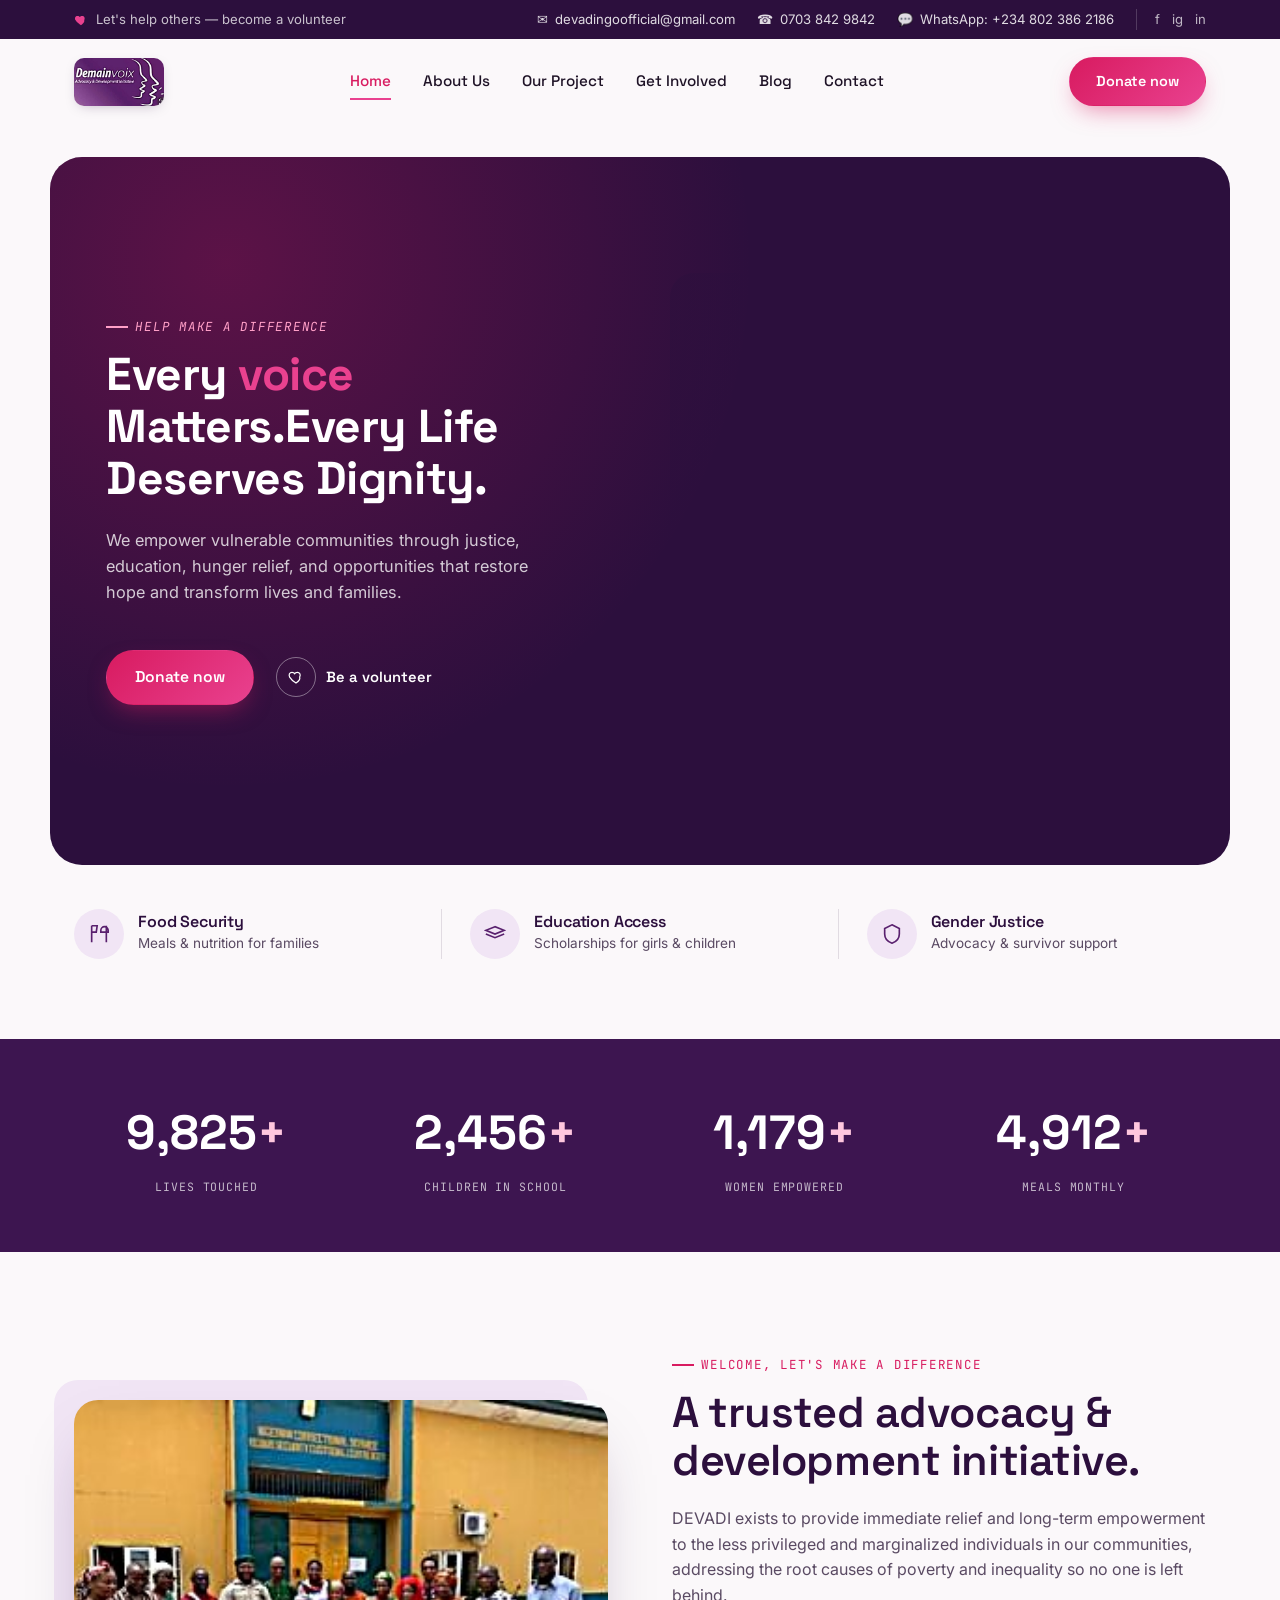
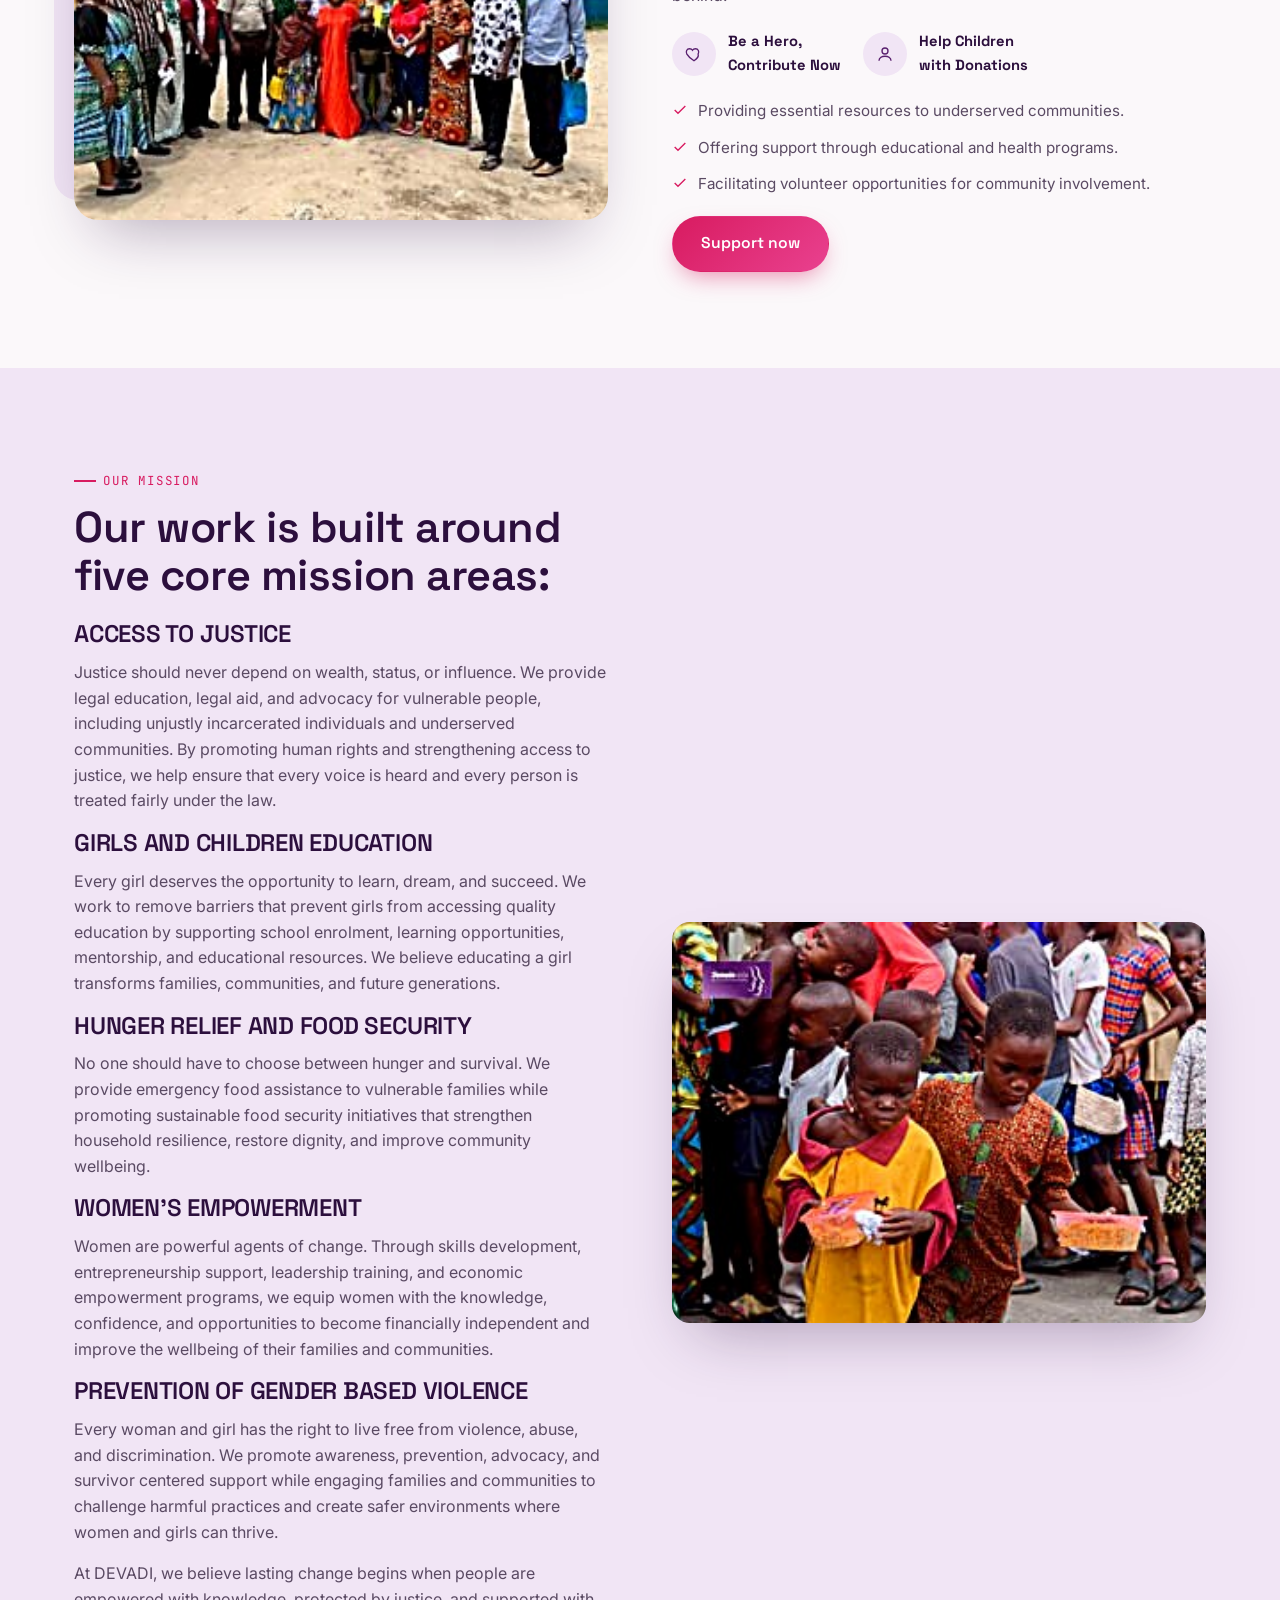
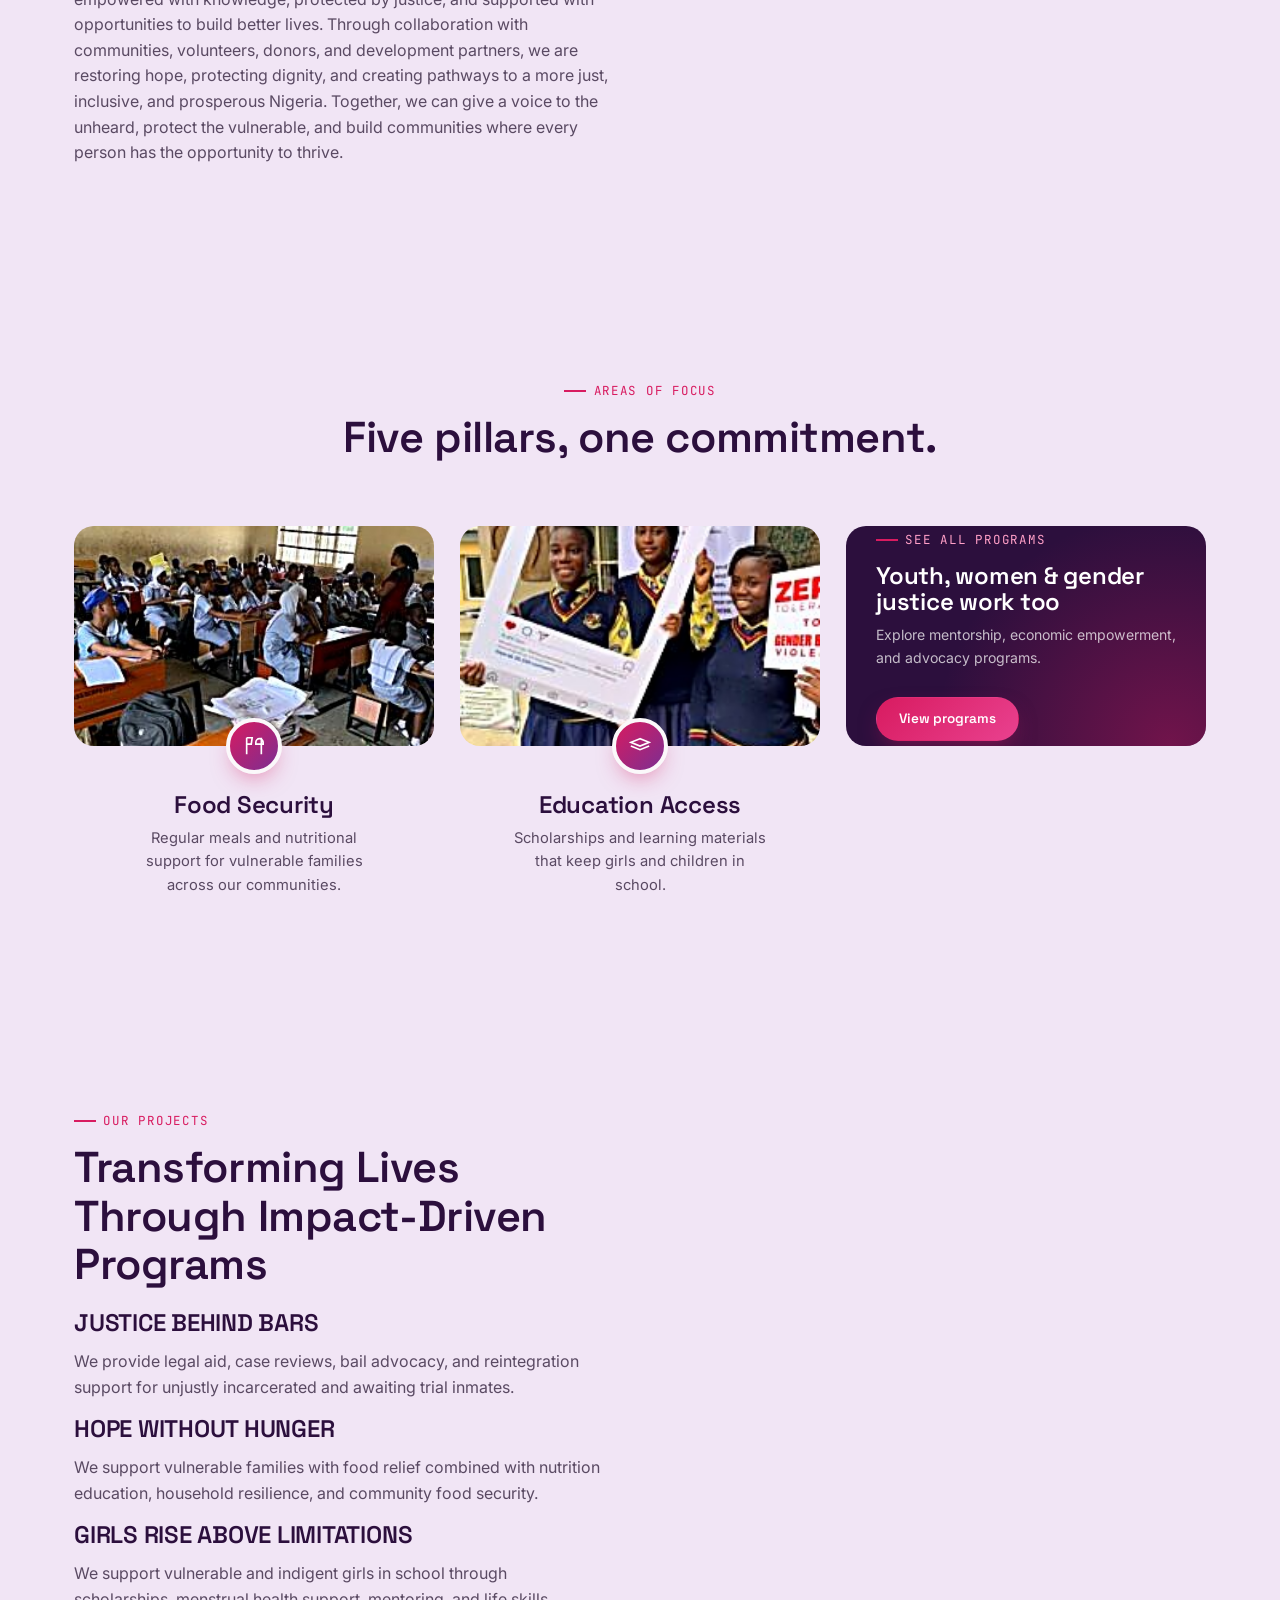
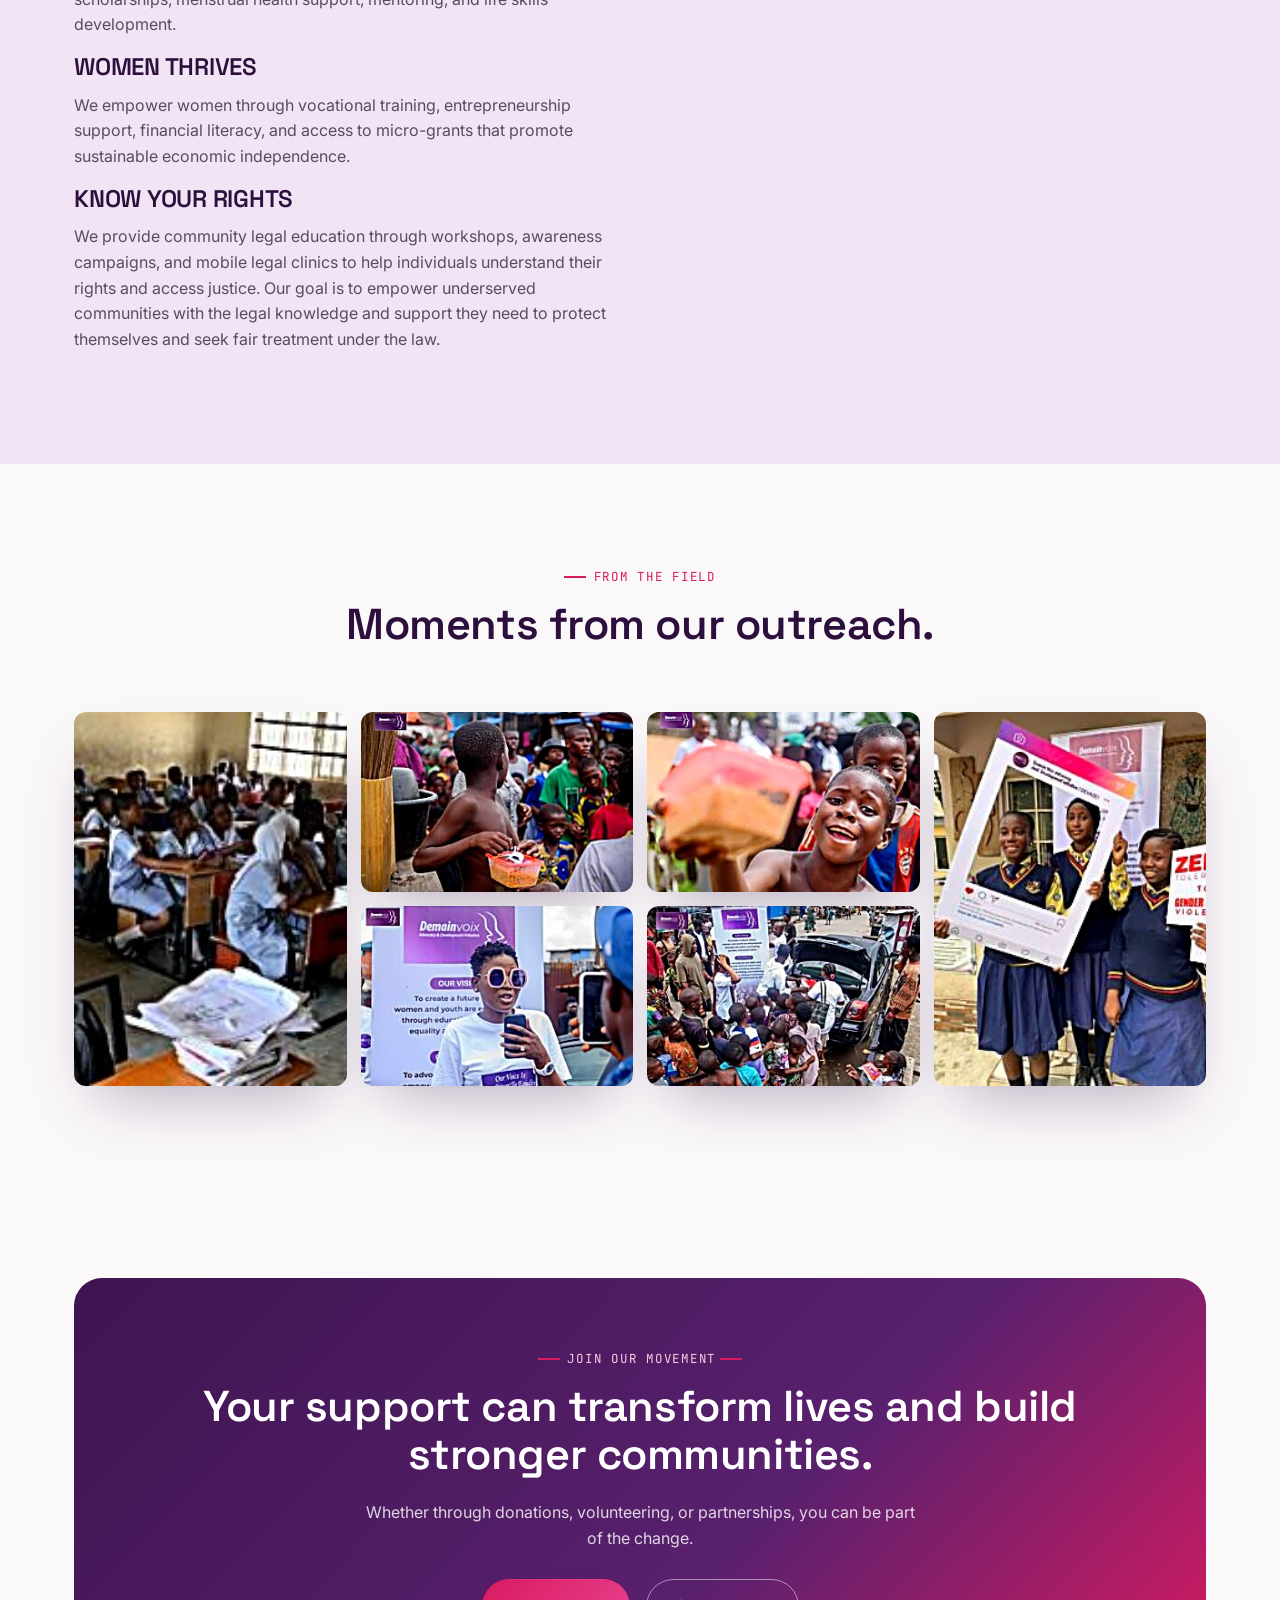
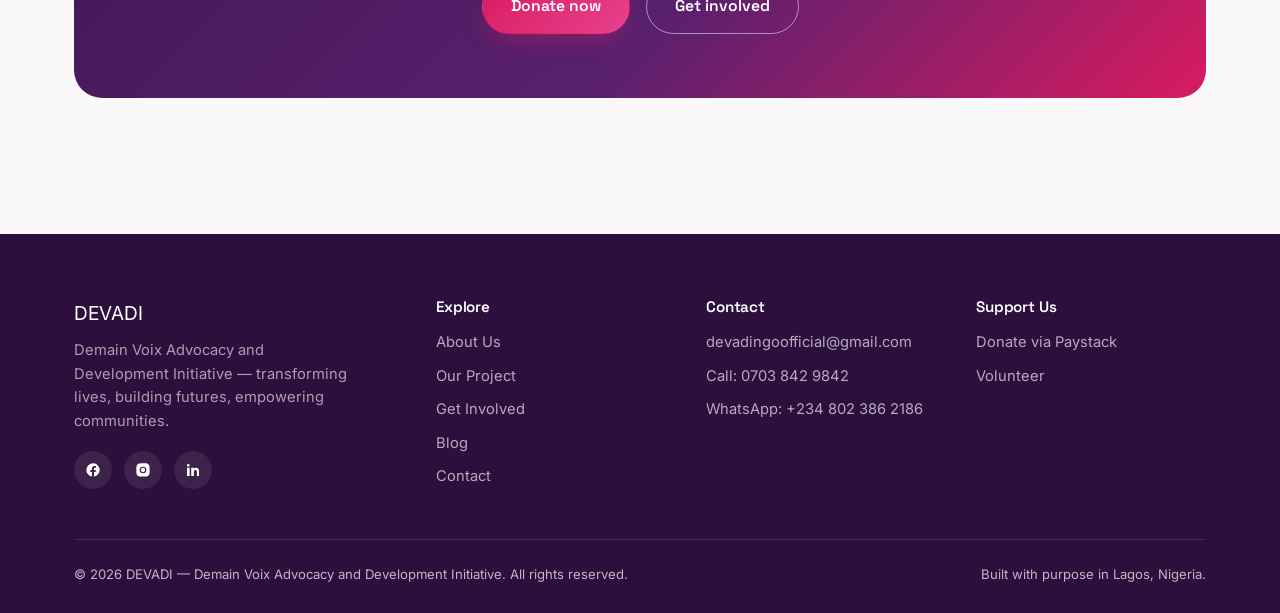
<file: index.html>
<!DOCTYPE html>
<html lang="en">
<head>
<meta charset="UTF-8">
<meta name="viewport" content="width=device-width, initial-scale=1.0">
<title>DEVADI — Demain Voix Advocacy and Development Initiative</title>
<meta name="description" content="Transforming lives, building futures, empowering communities. DEVADI advances food security, education, youth development, women's empowerment and gender justice.">
<link rel="preconnect" href="https://fonts.googleapis.com">
<link href="https://fonts.googleapis.com/css2?family=Space+Grotesk:wght@500;600;700&family=Inter:wght@400;500;600&family=JetBrains+Mono:wght@400;500&display=swap" rel="stylesheet">
<link rel="icon" type="image/png" href="favicon-32.png">
<link rel="apple-touch-icon" href="apple-touch-icon.png">
<link rel="stylesheet" href="css/style.css">
</head>
<body>

<div class="topbar">
  <div class="container">
    <div class="topbar-left">
      <svg width="14" height="14" fill="currentColor" viewBox="0 0 24 24"><path d="M12 21s-7-4.4-9.5-8.8C.6 8.6 2.4 5 6 5c2 0 3.4 1 4 2 .6-1 2-2 4-2 3.6 0 5.4 3.6 3.5 7.2C19 16.6 12 21 12 21z"/></svg>
      <span>Let's help others — become a volunteer</span>
    </div>
    <div class="topbar-right">
      <span class="tb-item">✉ <span class="tb-label">devadingoofficial@gmail.com</span></span>
      <span class="tb-item">☎ <span class="tb-label">0703 842 9842</span></span>
      <span class="tb-item">💬 <span class="tb-label">WhatsApp: +234 802 386 2186</span></span>
      <span class="tb-social">
        <a href="https://www.facebook.com/share/1LoDChoWBZ/?mibextid=wwXIfr" target="_blank" rel="noopener" aria-label="Facebook">f</a>
        <a href="https://www.instagram.com/demain_voix?igsh=ZjV3MWg3dnJydm5w" target="_blank" rel="noopener" aria-label="Instagram">ig</a>
        <a href="https://www.linkedin.com/company/demain-voix-advocacy-and-development-initiative/" target="_blank" rel="noopener" aria-label="LinkedIn">in</a>
      </span>
    </div>
  </div>
</div>

<header class="site-header">
  <div class="container">
    <a href="index.html" class="brand">
      <img src="images/brand/logo-header@2x.png" alt="DEVADI — Demain Voix Advocacy and Development Initiative" class="brand-logo-img">
    </a>
    <nav class="nav-links">
      <a href="index.html" class="active">Home</a>
      <a href="about.html">About Us</a>
      <a href="programs.html">Our Project</a>
      <a href="get-involved.html">Get Involved</a>
      <a href="blog.html">Blog</a>
      <a href="contact.html">Contact</a>
    </nav>
    <div class="nav-cta">
      <a href="get-involved.html" class="btn btn-primary">Donate now</a>
      <button class="nav-toggle" aria-label="Toggle menu"><span></span><span></span><span></span></button>
    </div>
  </div>
</header>

<div class="container hero-wrap">
  <section class="hero reveal">
    <div class="hero-content">
      <span class="eyebrow">Help make a difference</span>
      <h1>Every <em>voice</em> Matters.Every Life Deserves Dignity.</h1>
      <p class="lede">We empower vulnerable communities through justice, education, hunger relief, and opportunities that restore hope and transform lives and families.</p>
      <div class="hero-actions">
        <a href="get-involved.html" class="btn btn-primary">Donate now</a>
        <a href="get-involved.html" class="link-cta">
          <span class="dot"><svg width="16" height="16" fill="none" stroke="currentColor" stroke-width="1.8" viewBox="0 0 24 24"><path d="M12 21s-7-4.4-9.5-8.8C.6 8.6 2.4 5 6 5c2 0 3.4 1 4 2 .6-1 2-2 4-2 3.6 0 5.4 3.6 3.5 7.2C19 16.6 12 21 12 21z"/></svg></span>
          Be a volunteer
        </a>
      </div>
    </div>
    <div class="hero-photo" style="background-image:url('https://images.unsplash.com/photo-1509099836639-18ba1795216d?auto=format&amp;fit=crop&amp;w=1200&amp;q=80');"></div>
  </section>

  <div class="icon-stats reveal-stagger">
    <div class="icon-stat">
      <span class="ic"><svg width="22" height="22" fill="none" stroke="currentColor" stroke-width="1.8" viewBox="0 0 24 24"><path d="M4 3v18M4 3h6l-1 7H4M20 3v18M14 8a4 4 0 0 1 8 0v2h-8V8z"/></svg></span>
      <div><h4>Food Security</h4><p>Meals &amp; nutrition for families</p></div>
    </div>
    <div class="icon-stat">
      <span class="ic"><svg width="22" height="22" fill="none" stroke="currentColor" stroke-width="1.8" viewBox="0 0 24 24"><path d="M12 4L2 8l10 4 10-4-10-4zM2 12l10 4 10-4"/></svg></span>
      <div><h4>Education Access</h4><p>Scholarships for girls &amp; children</p></div>
    </div>
    <div class="icon-stat">
      <span class="ic"><svg width="22" height="22" fill="none" stroke="currentColor" stroke-width="1.8" viewBox="0 0 24 24"><path d="M12 2l8 4v6c0 5-3.5 8.5-8 10-4.5-1.5-8-5-8-10V6l8-4z"/></svg></span>
      <div><h4>Gender Justice</h4><p>Advocacy &amp; survivor support</p></div>
    </div>
  </div>
</div>

<div class="stats-band" style="margin-top:80px; border-radius:0;">
  <div class="container stats-grid">
    <div>
      <div class="stat-num"><span data-count="10000">0</span><span class="suffix">+</span></div>
      <div class="stat-label">Lives touched</div>
    </div>
    <div>
      <div class="stat-num"><span data-count="2500">0</span><span class="suffix">+</span></div>
      <div class="stat-label">Children in school</div>
    </div>
    <div>
      <div class="stat-num"><span data-count="1200">0</span><span class="suffix">+</span></div>
      <div class="stat-label">Women empowered</div>
    </div>
    <div>
      <div class="stat-num"><span data-count="5000">0</span><span class="suffix">+</span></div>
      <div class="stat-label">Meals monthly</div>
    </div>
  </div>
</div>

<section>
  <div class="container two-col reveal">
    <div class="trusted-photo-wrap">
      <div class="backdrop"></div>
      <div class="img-frame">
        <img src="images/PHOTO-2026-07-27-08-34-57.jpg" alt="DEVADI team member sharing the organization's vision at a community outreach event" style="height:100%;">
      </div>
    </div>
    <div>
      <span class="eyebrow">Welcome, let's make a difference</span>
      <h2>A trusted advocacy &amp; development initiative.</h2>
      <p>DEVADI exists to provide immediate relief and long-term empowerment to the less privileged and marginalized individuals in our communities, addressing the root causes of poverty and inequality so no one is left behind.</p>
      <div class="bullet-row">
        <div class="bullet-item">
          <span class="ic"><svg width="18" height="18" fill="none" stroke="currentColor" stroke-width="1.8" viewBox="0 0 24 24"><path d="M12 21s-7-4.4-9.5-8.8C.6 8.6 2.4 5 6 5c2 0 3.4 1 4 2 .6-1 2-2 4-2 3.6 0 5.4 3.6 3.5 7.2C19 16.6 12 21 12 21z"/></svg></span>
          <strong>Be a Hero,<br>Contribute Now</strong>
        </div>
        <div class="bullet-item">
          <span class="ic"><svg width="18" height="18" fill="none" stroke="currentColor" stroke-width="1.8" viewBox="0 0 24 24"><circle cx="12" cy="8" r="4"/><path d="M4 21c0-4 4-6 8-6s8 2 8 6"/></svg></span>
          <strong>Help Children<br>with Donations</strong>
        </div>
      </div>
      <ul class="check-list">
        <li><svg width="16" height="16" fill="none" stroke="currentColor" stroke-width="2" viewBox="0 0 24 24"><path d="M20 6L9 17l-5-5"/></svg> Providing essential resources to underserved communities.</li>
        <li><svg width="16" height="16" fill="none" stroke="currentColor" stroke-width="2" viewBox="0 0 24 24"><path d="M20 6L9 17l-5-5"/></svg> Offering support through educational and health programs.</li>
        <li><svg width="16" height="16" fill="none" stroke="currentColor" stroke-width="2" viewBox="0 0 24 24"><path d="M20 6L9 17l-5-5"/></svg> Facilitating volunteer opportunities for community involvement.</li>
      </ul>
      <a href="about.html" class="btn btn-primary">Support now</a>
    </div>
  </div>
</section>
  <section class="section-alt">
  <div class="container two-col reveal">
    <div>
      <span class="eyebrow">Our Mission</span>
      <h2>Our work is built around five core mission areas:</h2>
      <h3>ACCESS TO JUSTICE </h3>
     
      <p>Justice should never depend on wealth, status, or influence. We provide legal education, legal aid, and advocacy for vulnerable people, including unjustly incarcerated individuals and underserved communities. By promoting human rights and strengthening access to justice, we help ensure that every voice is heard and every person is treated fairly under the law.</p>
      <h3>GIRLS AND CHILDREN EDUCATION </h3>
      <p>Every girl deserves the opportunity to learn, dream, and succeed. We work to remove barriers that prevent girls from accessing quality education by supporting school enrolment, learning opportunities, mentorship, and educational resources. We believe educating a girl transforms families, communities, and future generations.</p>
      <h3>HUNGER RELIEF AND FOOD SECURITY</h3>
      <p>No one should have to choose between hunger and survival. We provide emergency food assistance to vulnerable families while promoting sustainable food security initiatives that strengthen household resilience, restore dignity, and improve community wellbeing.
</p>
      <h3>WOMEN’S EMPOWERMENT </h3>
      <p>Women are powerful agents of change. Through skills development, entrepreneurship support, leadership training, and economic empowerment programs, we equip women with the knowledge, confidence, and opportunities to become financially independent and improve the wellbeing of their families and communities.</p>
      <h3>PREVENTION OF GENDER BASED VIOLENCE</h3>
      <p>Every woman and girl has the right to live free from violence, abuse, and discrimination. We promote awareness, prevention, advocacy, and survivor centered support while engaging families and communities to challenge harmful practices and create safer environments where women and girls can thrive.</p>
      <p>At DEVADI, we believe lasting change begins when people are empowered with knowledge, protected by justice, and supported with opportunities to build better lives. Through collaboration with communities, volunteers, donors, and development partners, we are restoring hope, protecting dignity, and creating pathways to a more just, inclusive, and prosperous Nigeria.

Together, we can give a voice to the unheard, protect the vulnerable, and build communities where every person has the opportunity to thrive.</p>
    </div>
    <div class="img-frame">
      <img src="images/PHOTO-2026-07-27-08-35-06.jpg" alt="DEVADI team and volunteers at an outreach event">
    </div>
  </div>
</section>

<section class="section-alt">
  <div class="container">
    <div class="text-center max-60 mx-auto reveal">
      <span class="eyebrow">Areas of Focus</span>
      <h2>Five pillars, one commitment.</h2>
    </div>
    <div class="service-grid mt-lg reveal-stagger">
      <div class="service-photo-card">
        <div class="photo-wrap"><img src="images/PHOTO-2026-07-27-08-35-16.jpg" alt="Children receiving food packs at a DEVADI distribution"></div>
        <div class="service-badge"><svg width="22" height="22" fill="none" stroke="white" stroke-width="1.8" viewBox="0 0 24 24"><path d="M4 3v18M4 3h6l-1 7H4M20 3v18M14 8a4 4 0 0 1 8 0v2h-8V8z"/></svg></div>
        <h3>Food Security</h3>
        <p>Regular meals and nutritional support for vulnerable families across our communities.</p>
      </div>
      <div class="service-photo-card">
        <div class="photo-wrap"><img src="images/PHOTO-2026-07-27-08-35-13.jpg" alt="Students in a classroom supported by DEVADI's education program"></div>
        <div class="service-badge"><svg width="22" height="22" fill="none" stroke="white" stroke-width="1.8" viewBox="0 0 24 24"><path d="M12 4L2 8l10 4 10-4-10-4zM2 12l10 4 10-4"/></svg></div>
        <h3>Education Access</h3>
        <p>Scholarships and learning materials that keep girls and children in school.</p>
      </div>
      <div class="cta-tile">
        <span class="eyebrow" style="color:#FF9FC7;">See all programs</span>
        <h3>Youth, women &amp; gender justice work too</h3>
        <p>Explore mentorship, economic empowerment, and advocacy programs.</p>
        <a href="programs.html" class="btn btn-primary">View programs</a>
      </div>
    </div>
  </div>
</section>
  <!-- Our Projects Section -->
<section class="section-alt">
  <div class="container two-col reveal">

    <div>
      <span class="eyebrow">Our Projects</span>
      <h2>Transforming Lives Through Impact-Driven Programs</h2>

      <h3>JUSTICE BEHIND BARS</h3>
      <p>
        We provide legal aid, case reviews, bail advocacy, and reintegration
        support for unjustly incarcerated and awaiting trial inmates.
      </p>

      <h3>HOPE WITHOUT HUNGER</h3>
      <p>
        We support vulnerable families with food relief combined with nutrition
        education, household resilience, and community food security.
      </p>

      <h3>GIRLS RISE ABOVE LIMITATIONS</h3>
      <p>
        We support vulnerable and indigent girls in school through
        scholarships, menstrual health support, mentoring, and life skills
        development.
      </p>

      <h3>WOMEN THRIVES</h3>
      <p>
        We empower women through vocational training, entrepreneurship
        support, financial literacy, and access to micro-grants that promote
        sustainable economic independence.
      </p>

      <h3>KNOW YOUR RIGHTS</h3>
      <p>
        We provide community legal education through workshops, awareness
        campaigns, and mobile legal clinics to help individuals understand
        their rights and access justice. Our goal is to empower underserved
        communities with the legal knowledge and support they need to protect
        themselves and seek fair treatment under the law.
      </p>

    </div>

  </div>
</section>

<section>
  <div class="container">
    <div class="text-center max-60 mx-auto reveal">
      <span class="eyebrow">From the Field</span>
      <h2>Moments from our outreach.</h2>
    </div>
    <div class="gallery-grid mt-lg reveal-stagger">
      <div class="img-frame tall"><img src="images/PHOTO-2026-07-27-08-35-16.jpg" alt="Children receiving food packs during a DEVADI community distribution"></div>
      <div class="img-frame"><img src="images/PHOTO-2026-07-27-08-34-50.jpg" alt="A boy holding a food pack at a DEVADI food security outreach"></div>
      <div class="img-frame"><img src="images/PHOTO-2026-07-27-08-34-51.jpg" alt="A DEVADI volunteer distributing supplies to a child"></div>
      <div class="img-frame tall"><img src="images/PHOTO-2026-07-27-08-35-13.jpg" alt="Students in a classroom supported by DEVADI's education access program"></div>
      <div class="img-frame"><img src="images/PHOTO-2026-07-27-08-34-52.jpg" alt="A smiling child holding a food pack from DEVADI"></div>
      <div class="img-frame"><img src="images/PHOTO-2026-07-27-08-34-36.jpg" alt="DEVADI outreach van at a community food distribution event"></div>
    </div>
  </div>
</section>

<section>
  <div class="container">
    <div class="cta-band reveal">
      <span class="eyebrow" style="color:#FFC7DE;">Join Our Movement</span>
      <span class="eyebrow" style="color:#FFC7DE;"></span>
      <h2>Your support can transform lives and build stronger communities.</h2>
      <p>Whether through donations, volunteering, or partnerships, you can be part of the change.</p>
      <div class="cta-actions">
        <a href="get-involved.html" class="btn btn-primary">Donate now</a>
        <a href="contact.html" class="btn btn-ghost">Get involved</a>
      </div>
    </div>
  </div>
</section>

<footer class="site-footer">
  <div class="container">
    <div class="footer-grid">
      <div>
        <span class="brand-word" style="color:white; font-size:1.2rem;">DEVADI</span>
        <p style="color:rgba(255,255,255,0.6); margin-top:10px; max-width:280px; font-size:0.92rem;">Demain Voix Advocacy and Development Initiative — transforming lives, building futures, empowering communities.</p>
        <div class="social-row" style="margin-top:18px;">
          <a href="https://www.facebook.com/share/1LoDChoWBZ/?mibextid=wwXIfr" aria-label="Facebook" target="_blank" rel="noopener"><svg width="16" height="16" fill="currentColor" viewBox="0 0 24 24" style="color:white;"><path d="M22 12a10 10 0 1 0-11.6 9.9v-7H7.9V12h2.5V9.8c0-2.5 1.5-3.9 3.8-3.9 1.1 0 2.2.2 2.2.2v2.5h-1.3c-1.2 0-1.6.8-1.6 1.6V12h2.8l-.4 2.9h-2.4v7A10 10 0 0 0 22 12z"/></svg></a>
          <a href="https://www.instagram.com/demain_voix?igsh=ZjV3MWg3dnJydm5w" aria-label="Instagram" target="_blank" rel="noopener"><svg width="16" height="16" fill="currentColor" viewBox="0 0 24 24" style="color:white;"><path d="M12 2c2.7 0 3.06.01 4.12.06 1.05.05 1.77.22 2.4.46.65.25 1.2.6 1.75 1.14.5.5.86 1.1 1.13 1.75.24.63.4 1.35.46 2.4.05 1.06.06 1.4.06 4.12s-.01 3.06-.06 4.12c-.05 1.05-.22 1.77-.46 2.4a4.9 4.9 0 0 1-1.13 1.75 4.9 4.9 0 0 1-1.75 1.13c-.63.24-1.35.4-2.4.46-1.06.05-1.4.06-4.12.06s-3.06-.01-4.12-.06c-1.05-.05-1.77-.22-2.4-.46a4.9 4.9 0 0 1-1.75-1.13 4.9 4.9 0 0 1-1.13-1.75c-.24-.63-.4-1.35-.46-2.4C2 15.06 2 14.7 2 12s.01-3.06.06-4.12c.05-1.05.22-1.77.46-2.4.25-.65.6-1.2 1.14-1.75A4.9 4.9 0 0 1 5.4 2.6c.63-.24 1.35-.4 2.4-.46C8.86 2 9.2 2 12 2zm0 5a5 5 0 1 0 0 10 5 5 0 0 0 0-10zm0 8.2a3.2 3.2 0 1 1 0-6.4 3.2 3.2 0 0 1 0 6.4zm5.2-8.4a1.17 1.17 0 1 1-2.34 0 1.17 1.17 0 0 1 2.34 0z"/></svg></a>
          <a href="https://www.linkedin.com/company/demain-voix-advocacy-and-development-initiative/" aria-label="LinkedIn" target="_blank" rel="noopener"><svg width="16" height="16" fill="currentColor" viewBox="0 0 24 24" style="color:white;"><path d="M6.94 5a2 2 0 1 1-4-.02 2 2 0 0 1 4 .02zM7 8.48H3V21h4V8.48zm6.32 0H9.34V21h3.94v-6.4c0-3.56 4.6-3.85 4.6 0V21H21v-7.32c0-6.14-6.87-5.92-7.68-2.9V8.48z"/></svg></a>
        </div>
      </div>
      <div>
        <h4>Explore</h4>
        <a href="about.html">About Us</a>
        <a href="programs.html">Our Project</a>
        <a href="get-involved.html">Get Involved</a>
        <a href="blog.html">Blog</a>
        <a href="contact.html">Contact</a>
      </div>
      <div>
        <h4>Contact</h4>
        <a href="mailto:devadingoofficial@gmail.com">devadingoofficial@gmail.com</a>
        <a href="tel:+2347038429842">Call: 0703 842 9842</a>
        <a href="https://wa.me/2348023862186" target="_blank" rel="noopener">WhatsApp: +234 802 386 2186</a>
      </div>
      <div>
        <h4>Support Us</h4>
        <a href="https://paystack.shop/pay/devadingo" target="_blank" rel="noopener">Donate via Paystack</a>
        <a href="get-involved.html">Volunteer</a>
      </div>
    </div>
    <div class="footer-bottom">
      <span>© <span id="year"></span> DEVADI — Demain Voix Advocacy and Development Initiative. All rights reserved.</span>
      <span>Built with purpose in Lagos, Nigeria.</span>
    </div>
  </div>
</footer>

<script>document.getElementById('year').textContent = new Date().getFullYear();</script>
<script src="js/main.js"></script>
</body>
</html>
</file>
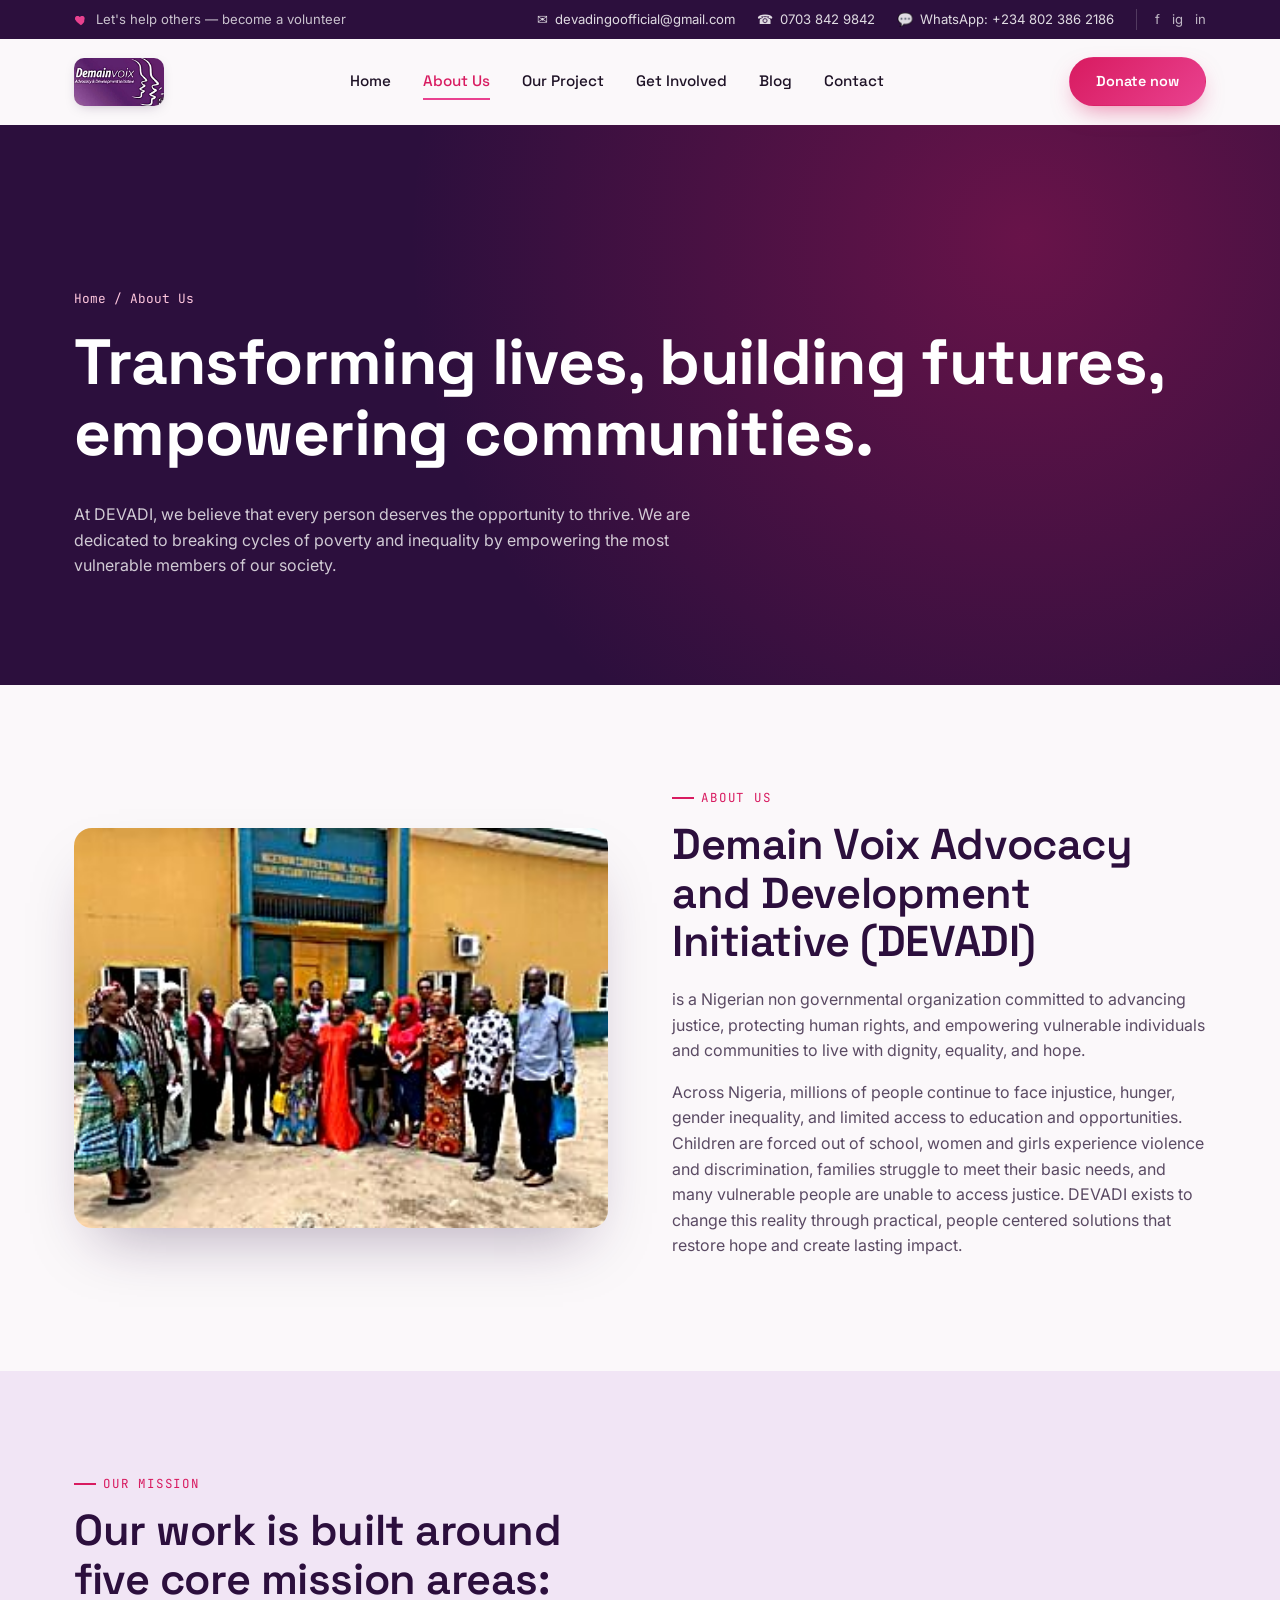
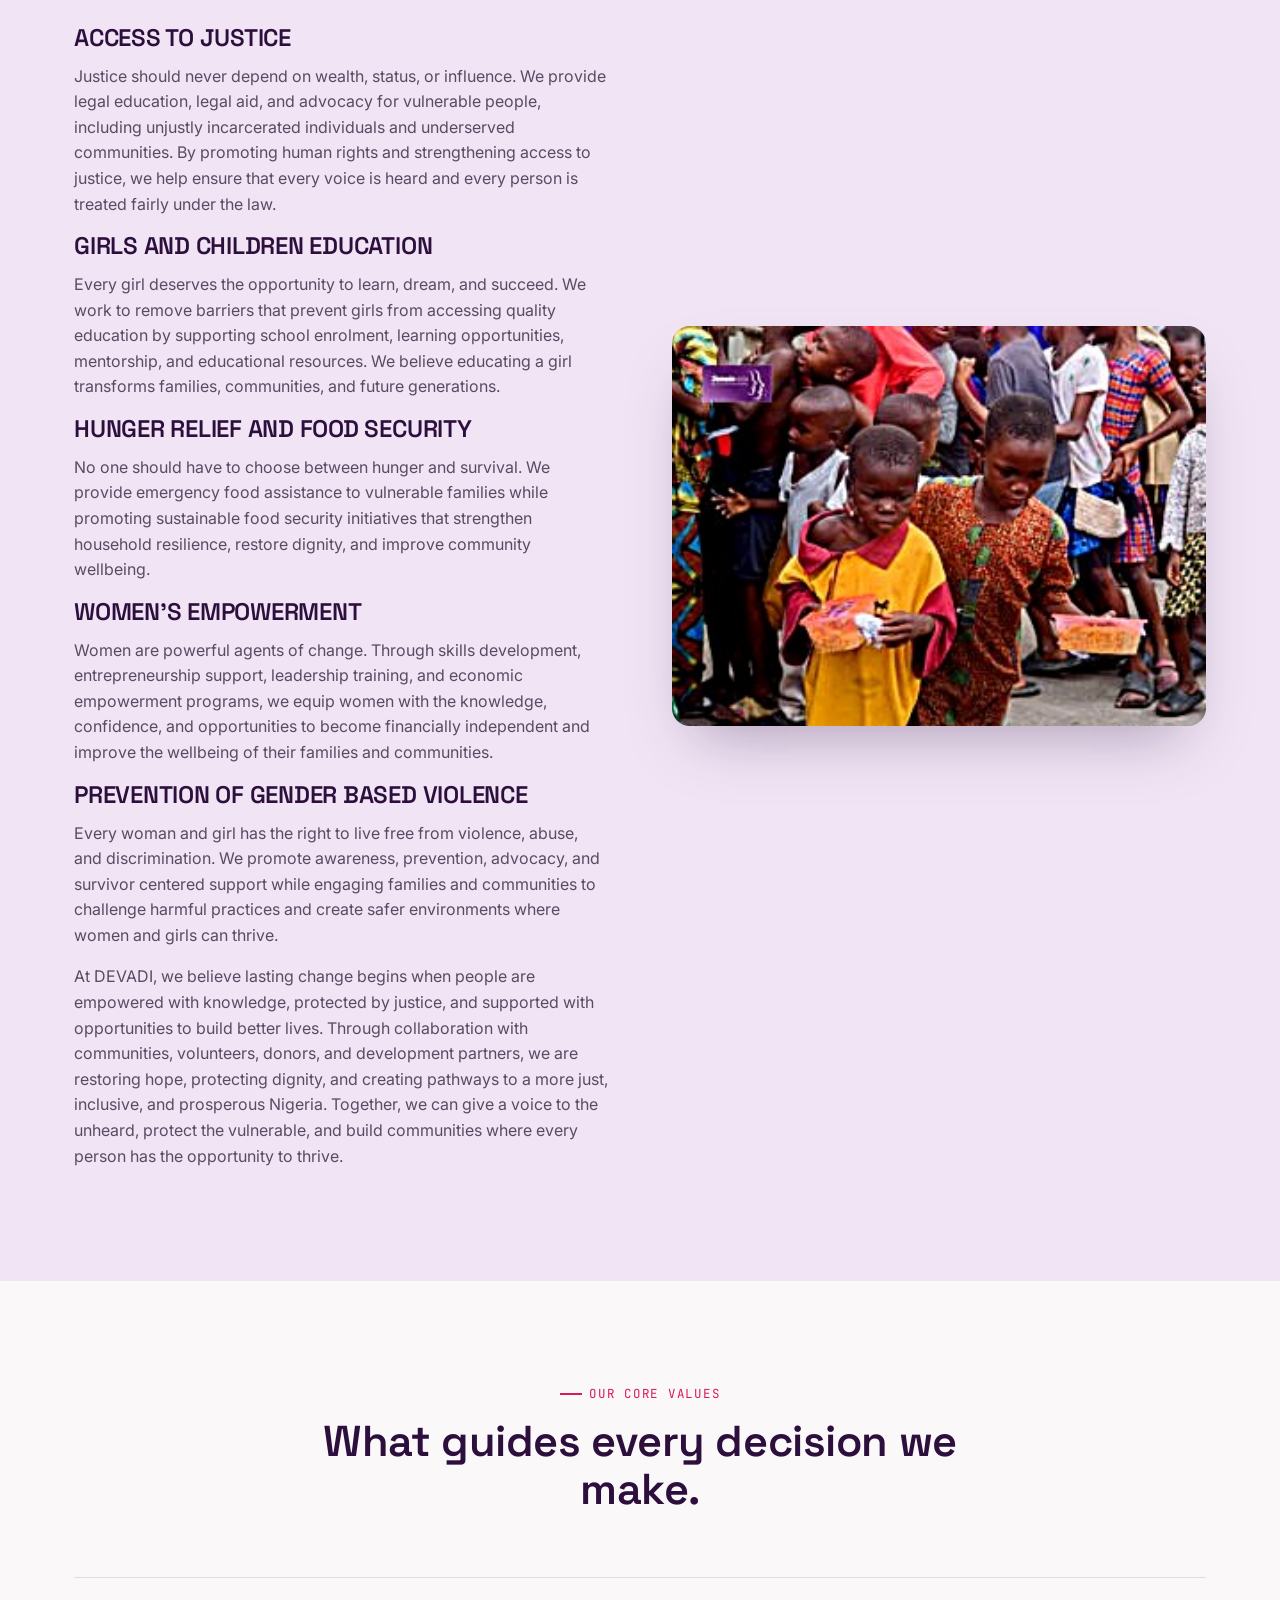
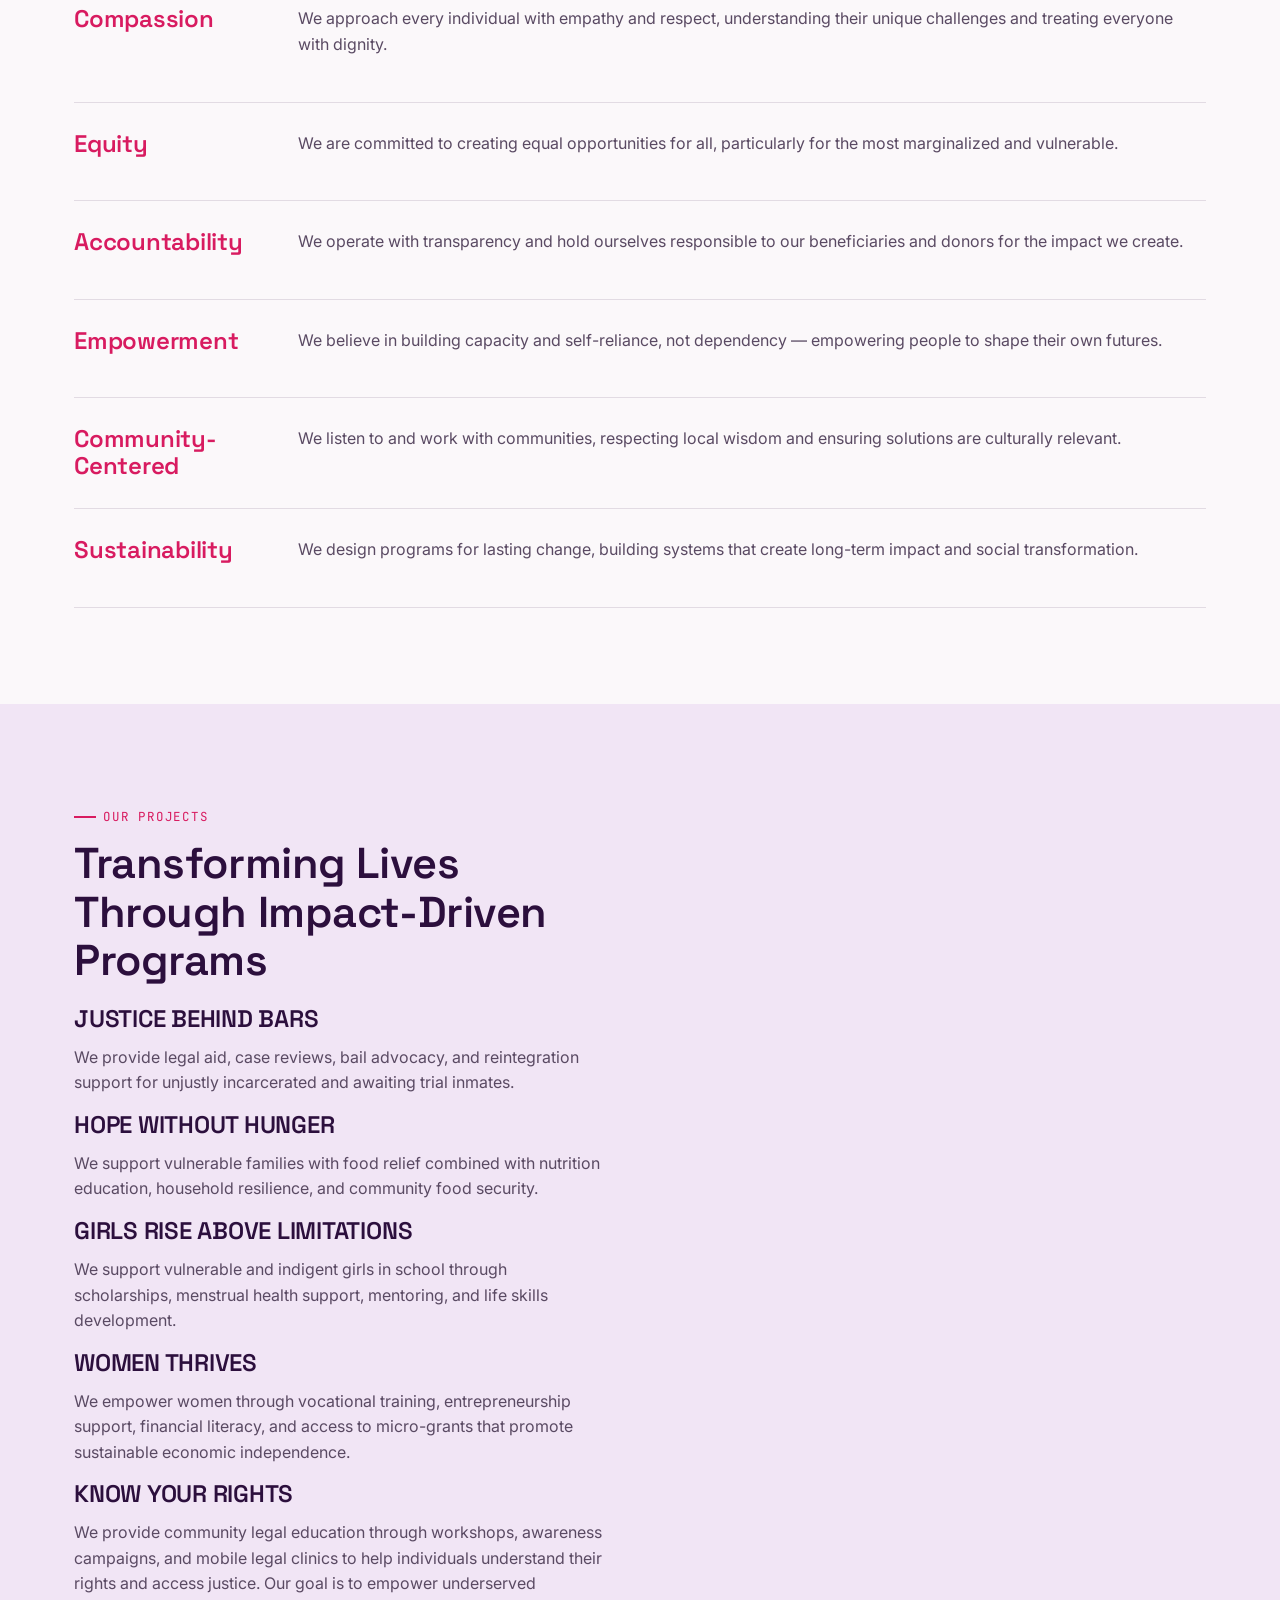
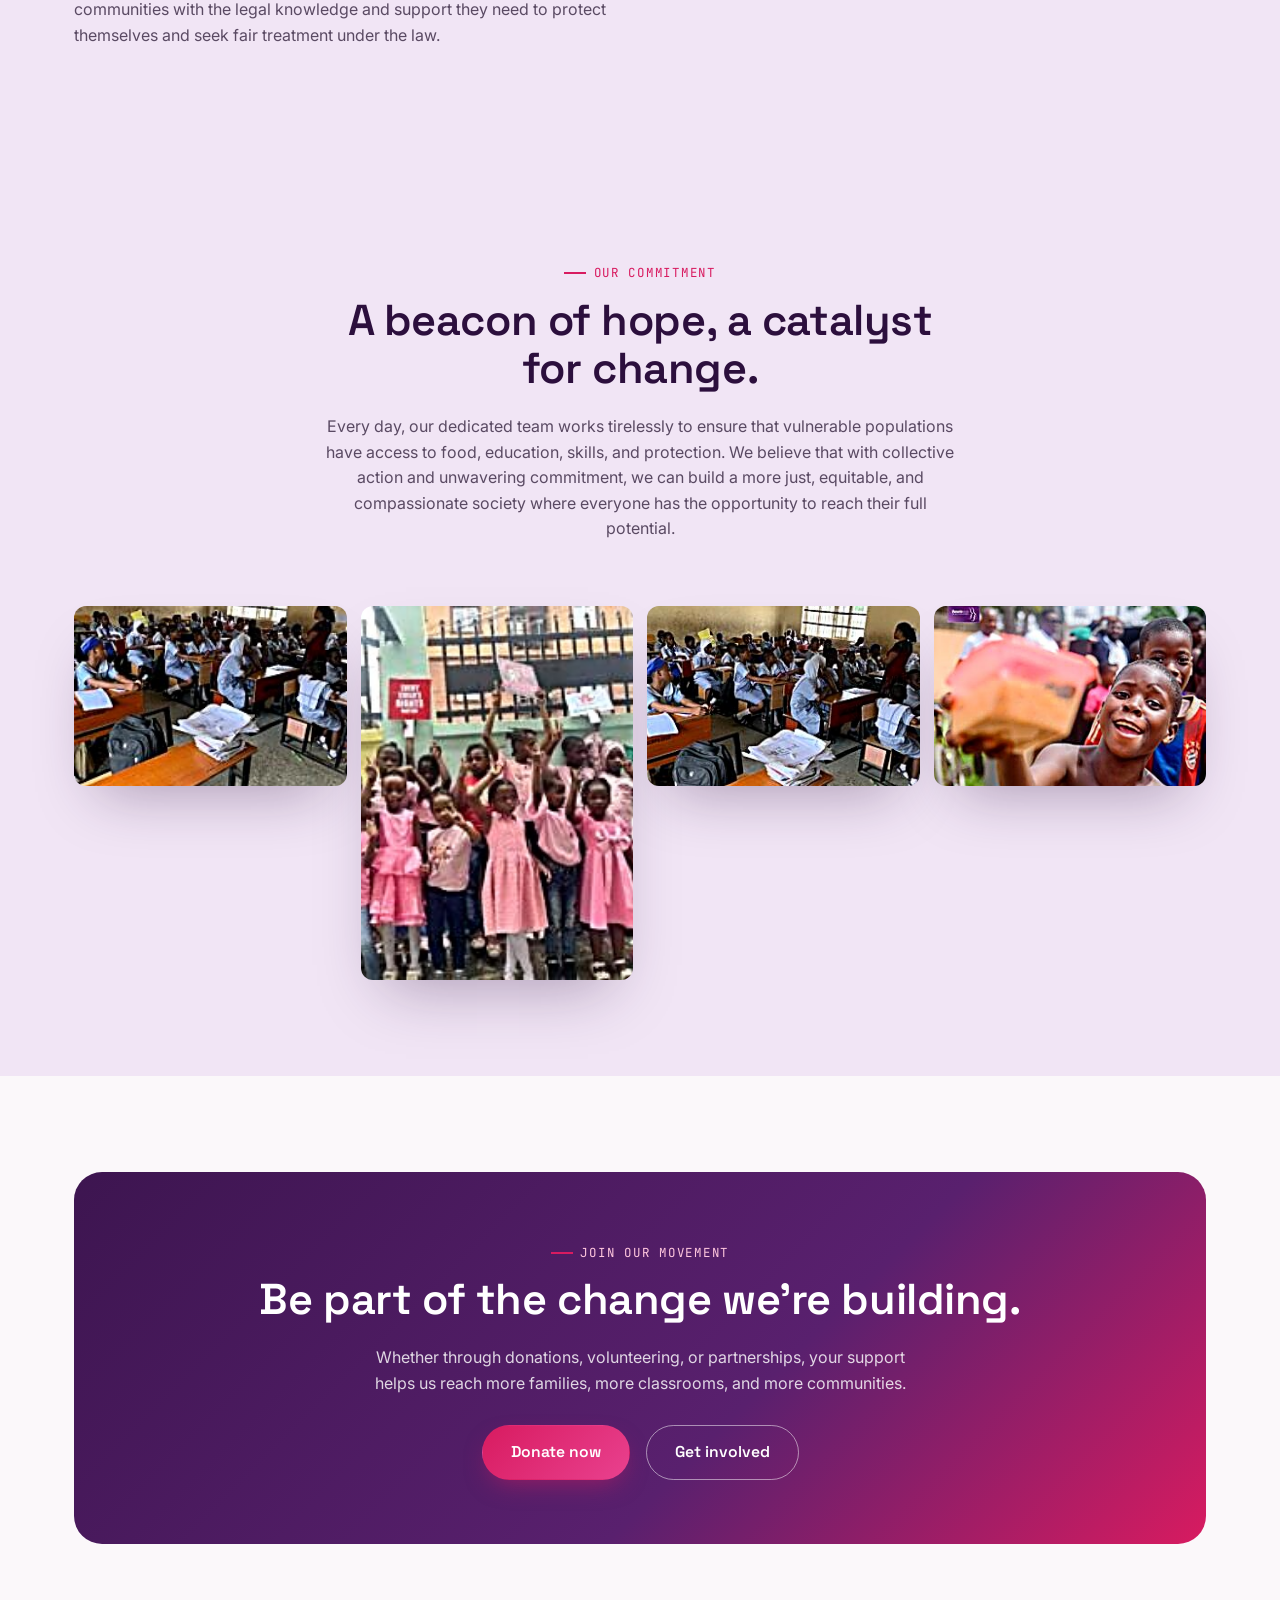
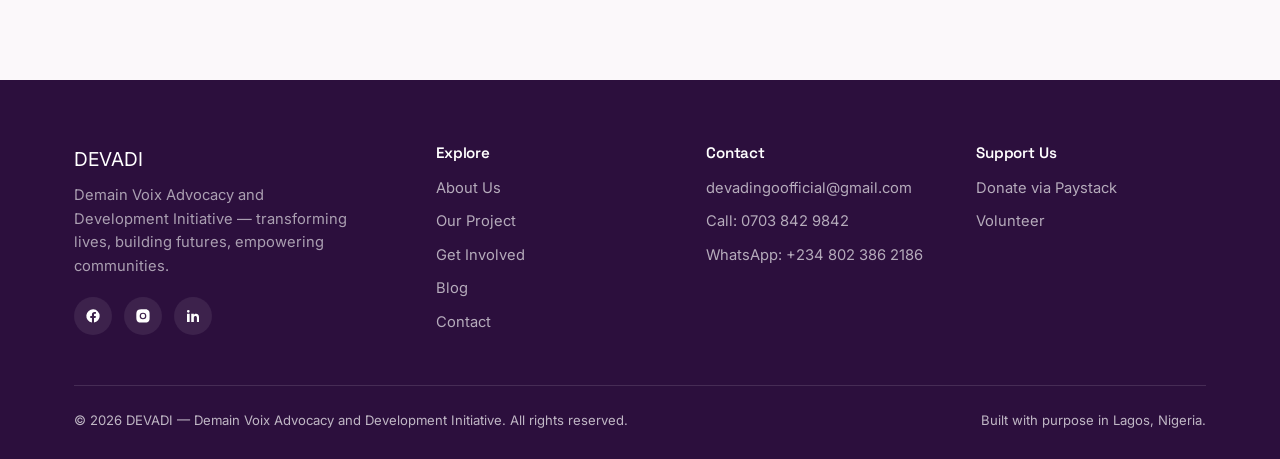
<file: about.html>
<!DOCTYPE html>
<html lang="en">
<head>
<meta charset="UTF-8">
<meta name="viewport" content="width=device-width, initial-scale=1.0">
<title>About Us — DEVADI</title>
<meta name="description" content="At DEVADI, we believe every person deserves the opportunity to thrive. Learn about our mission, values, and commitment.">
<link rel="preconnect" href="https://fonts.googleapis.com">
<link href="https://fonts.googleapis.com/css2?family=Space+Grotesk:wght@500;600;700&family=Inter:wght@400;500;600&family=JetBrains+Mono:wght@400;500&display=swap" rel="stylesheet">
<link rel="icon" type="image/png" href="favicon-32.png">
<link rel="apple-touch-icon" href="apple-touch-icon.png">
<link rel="stylesheet" href="css/style.css">
</head>
<body>

<div class="topbar">
  <div class="container">
    <div class="topbar-left">
      <svg width="14" height="14" fill="currentColor" viewBox="0 0 24 24"><path d="M12 21s-7-4.4-9.5-8.8C.6 8.6 2.4 5 6 5c2 0 3.4 1 4 2 .6-1 2-2 4-2 3.6 0 5.4 3.6 3.5 7.2C19 16.6 12 21 12 21z"/></svg>
      <span>Let's help others — become a volunteer</span>
    </div>
    <div class="topbar-right">
      <span class="tb-item">✉ <span class="tb-label">devadingoofficial@gmail.com</span></span>
      <span class="tb-item">☎ <span class="tb-label">0703 842 9842</span></span>
      <span class="tb-item">💬 <span class="tb-label">WhatsApp: +234 802 386 2186</span></span>
      <span class="tb-social">
        <a href="https://www.facebook.com/share/1LoDChoWBZ/?mibextid=wwXIfr" target="_blank" rel="noopener" aria-label="Facebook">f</a>
        <a href="https://www.instagram.com/demain_voix?igsh=ZjV3MWg3dnJydm5w" target="_blank" rel="noopener" aria-label="Instagram">ig</a>
        <a href="https://www.linkedin.com/company/demain-voix-advocacy-and-development-initiative/" target="_blank" rel="noopener" aria-label="LinkedIn">in</a>
      </span>
    </div>
  </div>
</div>

<header class="site-header">
  <div class="container">
    <a href="index.html" class="brand">
      <img src="images/brand/logo-header@2x.png" alt="DEVADI — Demain Voix Advocacy and Development Initiative" class="brand-logo-img">
    </a>
    <nav class="nav-links">
      <a href="index.html">Home</a>
      <a href="about.html" class="active">About Us</a>
      <a href="programs.html">Our Project</a>
      <a href="get-involved.html">Get Involved</a>
      <a href="blog.html">Blog</a>
      <a href="contact.html">Contact</a>
    </nav>
    <div class="nav-cta">
      <a href="get-involved.html" class="btn btn-primary">Donate now</a>
      <button class="nav-toggle" aria-label="Toggle menu"><span></span><span></span><span></span></button>
    </div>
  </div>
</header>

<section class="page-hero">
  <div class="container">
    <span class="crumb">Home / About Us</span>
    <h1 style="margin-top:16px;">Transforming lives, building futures, empowering communities.</h1>
    <p>At DEVADI, we believe that every person deserves the opportunity to thrive. We are dedicated to breaking cycles of poverty and inequality by empowering the most vulnerable members of our society.</p>
  </div>
</section>

<section>
  <div class="container two-col reveal">
    <div class="img-frame">
      <img src="images/PHOTO-2026-07-27-08-34-57.jpg" alt="A DEVADI team member sharing our vision at a community event">
    </div>
    <div>
      <span class="eyebrow">About Us</span>
      <h2>Demain Voix Advocacy and Development Initiative (DEVADI)</h2>
      <p>is a Nigerian non governmental organization committed to advancing justice, protecting human rights, and empowering vulnerable individuals and communities to live with dignity, equality, and hope.</p>
      <p>Across Nigeria, millions of people continue to face injustice, hunger, gender inequality, and limited access to education and opportunities. Children are forced out of school, women and girls experience violence and discrimination, families struggle to meet their basic needs, and many vulnerable people are unable to access justice. DEVADI exists to change this reality through practical, people centered solutions that restore hope and create lasting impact.</p>
    </div>
  </div>
</section>

<section class="section-alt">
  <div class="container two-col reveal">
    <div>
      <span class="eyebrow">Our Mission</span>
      <h2>Our work is built around five core mission areas:</h2>
      <h3>ACCESS TO JUSTICE </h3>
     
      <p>Justice should never depend on wealth, status, or influence. We provide legal education, legal aid, and advocacy for vulnerable people, including unjustly incarcerated individuals and underserved communities. By promoting human rights and strengthening access to justice, we help ensure that every voice is heard and every person is treated fairly under the law.</p>
      <h3>GIRLS AND CHILDREN EDUCATION </h3>
      <p>Every girl deserves the opportunity to learn, dream, and succeed. We work to remove barriers that prevent girls from accessing quality education by supporting school enrolment, learning opportunities, mentorship, and educational resources. We believe educating a girl transforms families, communities, and future generations.</p>
      <h3>HUNGER RELIEF AND FOOD SECURITY</h3>
      <p>No one should have to choose between hunger and survival. We provide emergency food assistance to vulnerable families while promoting sustainable food security initiatives that strengthen household resilience, restore dignity, and improve community wellbeing.
</p>
      <h3>WOMEN’S EMPOWERMENT </h3>
      <p>Women are powerful agents of change. Through skills development, entrepreneurship support, leadership training, and economic empowerment programs, we equip women with the knowledge, confidence, and opportunities to become financially independent and improve the wellbeing of their families and communities.</p>
      <h3>PREVENTION OF GENDER BASED VIOLENCE</h3>
      <p>Every woman and girl has the right to live free from violence, abuse, and discrimination. We promote awareness, prevention, advocacy, and survivor centered support while engaging families and communities to challenge harmful practices and create safer environments where women and girls can thrive.</p>
      <p>At DEVADI, we believe lasting change begins when people are empowered with knowledge, protected by justice, and supported with opportunities to build better lives. Through collaboration with communities, volunteers, donors, and development partners, we are restoring hope, protecting dignity, and creating pathways to a more just, inclusive, and prosperous Nigeria.

Together, we can give a voice to the unheard, protect the vulnerable, and build communities where every person has the opportunity to thrive.</p>
    </div>
    <div class="img-frame">
      <img src="images/PHOTO-2026-07-27-08-35-06.jpg" alt="DEVADI team and volunteers at an outreach event">
    </div>
  </div>
</section>

<section>
  <div class="container">
    <div class="text-center max-60 mx-auto reveal">
      <span class="eyebrow">Our Core Values</span>
      <h2>What guides every decision we make.</h2>
    </div>
    <div class="mt-lg reveal">
      <div class="value-row">
        <h3>Compassion</h3>
        <p>We approach every individual with empathy and respect, understanding their unique challenges and treating everyone with dignity.</p>
      </div>
      <div class="value-row">
        <h3>Equity</h3>
        <p>We are committed to creating equal opportunities for all, particularly for the most marginalized and vulnerable.</p>
      </div>
      <div class="value-row">
        <h3>Accountability</h3>
        <p>We operate with transparency and hold ourselves responsible to our beneficiaries and donors for the impact we create.</p>
      </div>
      <div class="value-row">
        <h3>Empowerment</h3>
        <p>We believe in building capacity and self-reliance, not dependency — empowering people to shape their own futures.</p>
      </div>
      <div class="value-row">
        <h3>Community-Centered</h3>
        <p>We listen to and work with communities, respecting local wisdom and ensuring solutions are culturally relevant.</p>
      </div>
      <div class="value-row">
        <h3>Sustainability</h3>
        <p>We design programs for lasting change, building systems that create long-term impact and social transformation.</p>
      </div>
    </div>
  </div>
</section>

  <!-- Our Projects Section -->
<section class="section-alt">
  <div class="container two-col reveal">

    <div>
      <span class="eyebrow">Our Projects</span>
      <h2>Transforming Lives Through Impact-Driven Programs</h2>

      <h3>JUSTICE BEHIND BARS</h3>
      <p>
        We provide legal aid, case reviews, bail advocacy, and reintegration
        support for unjustly incarcerated and awaiting trial inmates.
      </p>

      <h3>HOPE WITHOUT HUNGER</h3>
      <p>
        We support vulnerable families with food relief combined with nutrition
        education, household resilience, and community food security.
      </p>

      <h3>GIRLS RISE ABOVE LIMITATIONS</h3>
      <p>
        We support vulnerable and indigent girls in school through
        scholarships, menstrual health support, mentoring, and life skills
        development.
      </p>

      <h3>WOMEN THRIVES</h3>
      <p>
        We empower women through vocational training, entrepreneurship
        support, financial literacy, and access to micro-grants that promote
        sustainable economic independence.
      </p>

      <h3>KNOW YOUR RIGHTS</h3>
      <p>
        We provide community legal education through workshops, awareness
        campaigns, and mobile legal clinics to help individuals understand
        their rights and access justice. Our goal is to empower underserved
        communities with the legal knowledge and support they need to protect
        themselves and seek fair treatment under the law.
      </p>

    </div>

  </div>
</section>

<section class="section-alt">
  <div class="container">
    <div class="text-center max-60 mx-auto reveal">
      <span class="eyebrow">Our Commitment</span>
      <h2>A beacon of hope, a catalyst for change.</h2>
      <p>Every day, our dedicated team works tirelessly to ensure that vulnerable populations have access to food, education, skills, and protection. We believe that with collective action and unwavering commitment, we can build a more just, equitable, and compassionate society where everyone has the opportunity to reach their full potential.</p>
    </div>
    <div class="gallery-grid mt-lg reveal-stagger">
      <div class="img-frame"><img src="images/PHOTO-2026-07-27-08-34-59.jpg" alt="DEVADI team with community stakeholders"></div>
      <div class="img-frame tall"><img src="images/PHOTO-2026-07-27-08-34-43.jpg" alt="Young girls at a DEVADI gender-justice awareness event"></div>
      <div class="img-frame"><img src="images/PHOTO-2026-07-27-08-35-16.jpg" alt="Children at a DEVADI food distribution outreach"></div>
      <div class="img-frame"><img src="images/PHOTO-2026-07-27-08-34-51.jpg" alt="A DEVADI volunteer distributing supplies"></div>
    </div>
  </div>
</section>

<section>
  <div class="container">
    <div class="cta-band reveal">
      <span class="eyebrow" style="color:#FFC7DE;">Join Our Movement</span>
      <h2>Be part of the change we're building.</h2>
      <p>Whether through donations, volunteering, or partnerships, your support helps us reach more families, more classrooms, and more communities.</p>
      <div class="cta-actions">
        <a href="get-involved.html" class="btn btn-primary">Donate now</a>
        <a href="contact.html" class="btn btn-ghost">Get involved</a>
      </div>
    </div>
  </div>
</section>

<footer class="site-footer">
  <div class="container">
    <div class="footer-grid">
      <div>
        <span class="brand-word" style="color:white; font-size:1.2rem;">DEVADI</span>
        <p style="color:rgba(255,255,255,0.6); margin-top:10px; max-width:280px; font-size:0.92rem;">Demain Voix Advocacy and Development Initiative — transforming lives, building futures, empowering communities.</p>
        <div class="social-row" style="margin-top:18px;">
          <a href="https://www.facebook.com/share/1LoDChoWBZ/?mibextid=wwXIfr" aria-label="Facebook" target="_blank" rel="noopener"><svg width="16" height="16" fill="currentColor" viewBox="0 0 24 24" style="color:white;"><path d="M22 12a10 10 0 1 0-11.6 9.9v-7H7.9V12h2.5V9.8c0-2.5 1.5-3.9 3.8-3.9 1.1 0 2.2.2 2.2.2v2.5h-1.3c-1.2 0-1.6.8-1.6 1.6V12h2.8l-.4 2.9h-2.4v7A10 10 0 0 0 22 12z"/></svg></a>
          <a href="https://www.instagram.com/demain_voix?igsh=ZjV3MWg3dnJydm5w" aria-label="Instagram" target="_blank" rel="noopener"><svg width="16" height="16" fill="currentColor" viewBox="0 0 24 24" style="color:white;"><path d="M12 2c2.7 0 3.06.01 4.12.06 1.05.05 1.77.22 2.4.46.65.25 1.2.6 1.75 1.14.5.5.86 1.1 1.13 1.75.24.63.4 1.35.46 2.4.05 1.06.06 1.4.06 4.12s-.01 3.06-.06 4.12c-.05 1.05-.22 1.77-.46 2.4a4.9 4.9 0 0 1-1.13 1.75 4.9 4.9 0 0 1-1.75 1.13c-.63.24-1.35.4-2.4.46-1.06.05-1.4.06-4.12.06s-3.06-.01-4.12-.06c-1.05-.05-1.77-.22-2.4-.46a4.9 4.9 0 0 1-1.75-1.13 4.9 4.9 0 0 1-1.13-1.75c-.24-.63-.4-1.35-.46-2.4C2 15.06 2 14.7 2 12s.01-3.06.06-4.12c.05-1.05.22-1.77.46-2.4.25-.65.6-1.2 1.14-1.75A4.9 4.9 0 0 1 5.4 2.6c.63-.24 1.35-.4 2.4-.46C8.86 2 9.2 2 12 2zm0 5a5 5 0 1 0 0 10 5 5 0 0 0 0-10zm0 8.2a3.2 3.2 0 1 1 0-6.4 3.2 3.2 0 0 1 0 6.4zm5.2-8.4a1.17 1.17 0 1 1-2.34 0 1.17 1.17 0 0 1 2.34 0z"/></svg></a>
          <a href="https://www.linkedin.com/company/demain-voix-advocacy-and-development-initiative/" aria-label="LinkedIn" target="_blank" rel="noopener"><svg width="16" height="16" fill="currentColor" viewBox="0 0 24 24" style="color:white;"><path d="M6.94 5a2 2 0 1 1-4-.02 2 2 0 0 1 4 .02zM7 8.48H3V21h4V8.48zm6.32 0H9.34V21h3.94v-6.4c0-3.56 4.6-3.85 4.6 0V21H21v-7.32c0-6.14-6.87-5.92-7.68-2.9V8.48z"/></svg></a>
        </div>
      </div>
      <div>
        <h4>Explore</h4>
        <a href="about.html">About Us</a>
        <a href="programs.html">Our Project</a>
        <a href="get-involved.html">Get Involved</a>
        <a href="blog.html">Blog</a>
        <a href="contact.html">Contact</a>
      </div>
      <div>
        <h4>Contact</h4>
        <a href="mailto:devadingoofficial@gmail.com">devadingoofficial@gmail.com</a>
        <a href="tel:+2347038429842">Call: 0703 842 9842</a>
        <a href="https://wa.me/2348023862186" target="_blank" rel="noopener">WhatsApp: +234 802 386 2186</a>
      </div>
      <div>
        <h4>Support Us</h4>
        <a href="https://paystack.shop/pay/devadingo" target="_blank" rel="noopener">Donate via Paystack</a>
        <a href="get-involved.html">Volunteer</a>
      </div>
    </div>
    <div class="footer-bottom">
      <span>© <span id="year"></span> DEVADI — Demain Voix Advocacy and Development Initiative. All rights reserved.</span>
      <span>Built with purpose in Lagos, Nigeria.</span>
    </div>
  </div>
</footer>

<script>document.getElementById('year').textContent = new Date().getFullYear();</script>
<script src="js/main.js"></script>
</body>
</html>
</file>
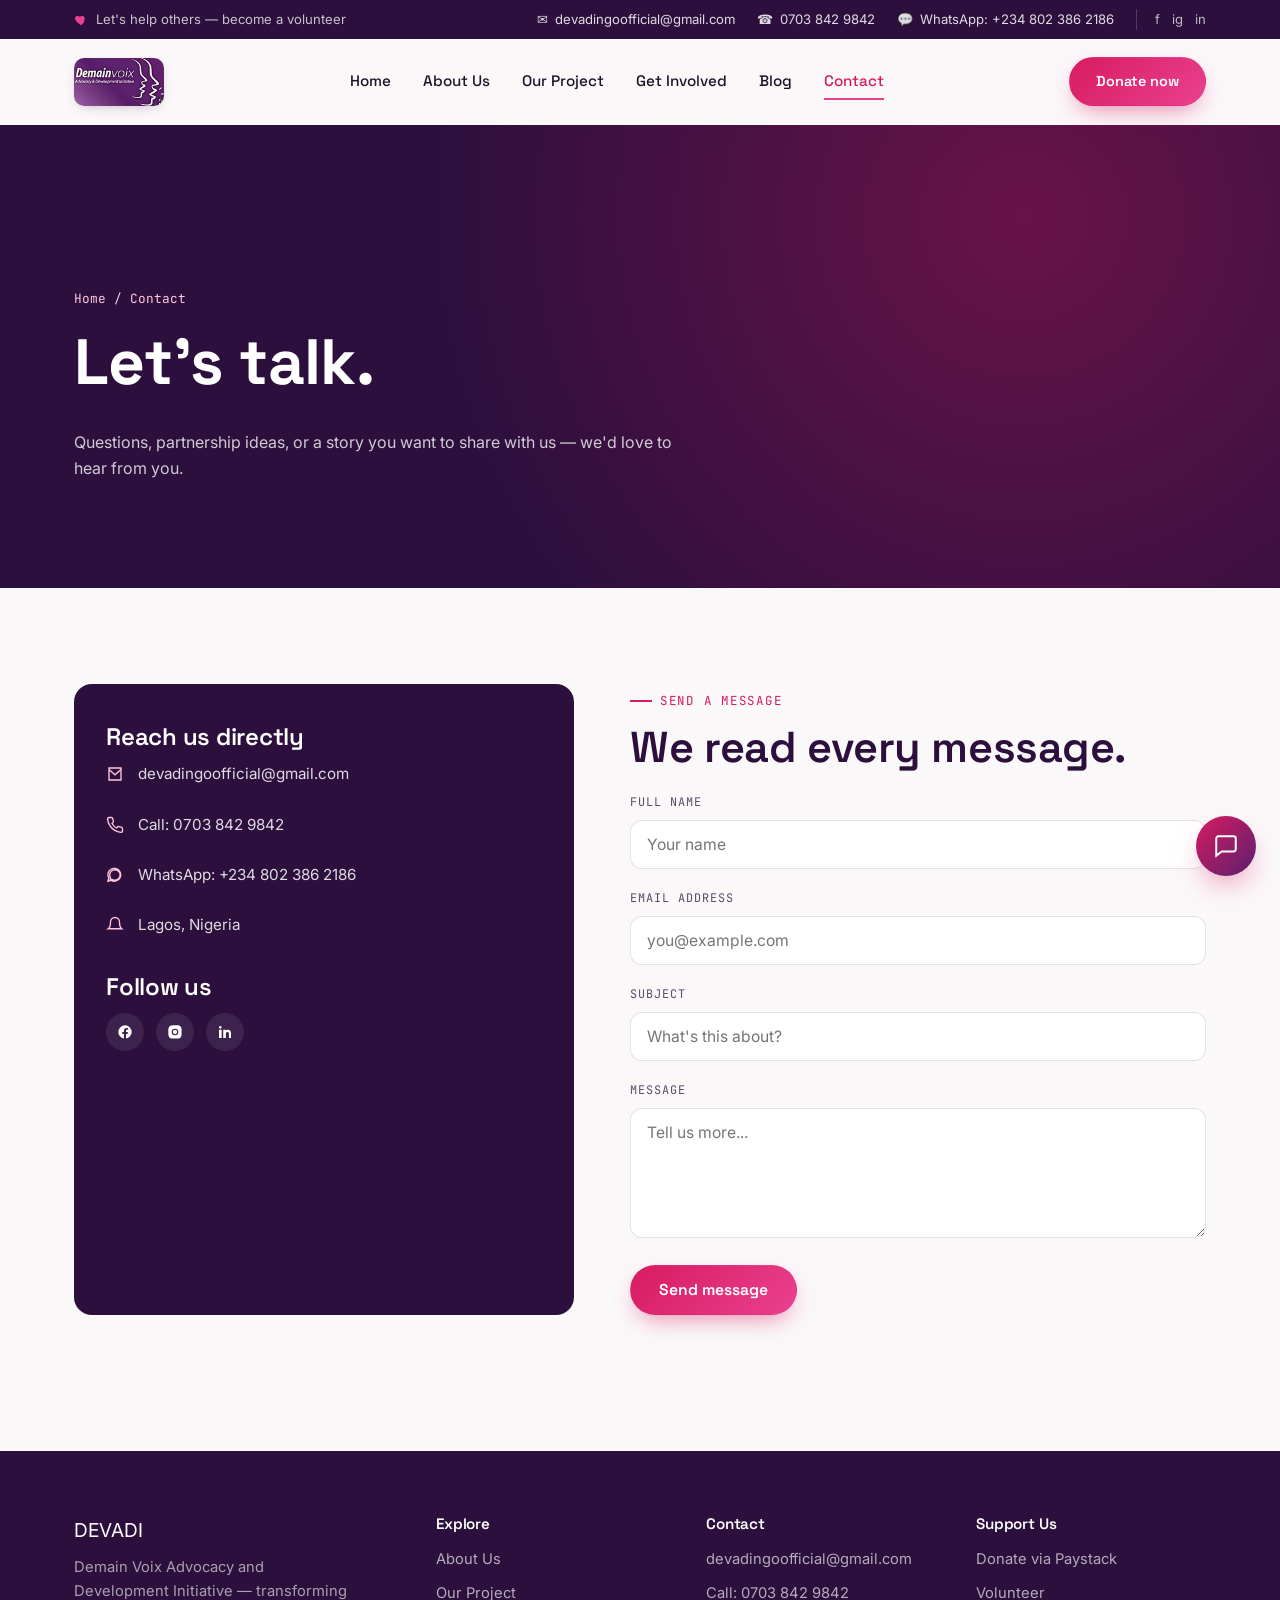
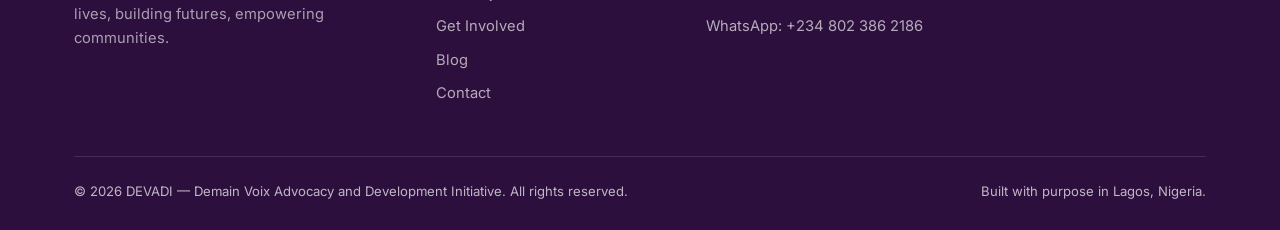
<file: contact.html>
<!DOCTYPE html>
<html lang="en">
<head>
<meta charset="UTF-8">
<meta name="viewport" content="width=device-width, initial-scale=1.0">
<title>Contact Us — DEVADI</title>
<meta name="description" content="Get in touch with DEVADI — Demain Voix Advocacy and Development Initiative. Send us a message, call, or reach us on social media.">
<link rel="preconnect" href="https://fonts.googleapis.com">
<link href="https://fonts.googleapis.com/css2?family=Space+Grotesk:wght@500;600;700&family=Inter:wght@400;500;600&family=JetBrains+Mono:wght@400;500&display=swap" rel="stylesheet">
<link rel="icon" type="image/png" href="favicon-32.png">
<link rel="apple-touch-icon" href="apple-touch-icon.png">
<link rel="stylesheet" href="css/style.css">
<style>
  .chat-launcher {
    position: fixed; bottom: 24px; right: 24px; z-index: 200;
    width: 60px; height: 60px; border-radius: 50%;
    background: linear-gradient(135deg, var(--pink-600), var(--purple-700));
    display: flex; align-items: center; justify-content: center;
    box-shadow: 0 14px 30px -10px rgba(216,27,96,0.55);
    cursor: pointer; border: none; transition: transform 0.3s var(--ease);
  }
  .chat-launcher:hover { transform: scale(1.08); }
  .chat-panel {
    position: fixed; bottom: 96px; right: 24px; z-index: 200;
    width: 320px; max-width: calc(100vw - 48px);
    background: var(--white); border-radius: 18px;
    box-shadow: 0 30px 60px -20px rgba(44,15,61,0.4);
    overflow: hidden;
    transform: translateY(16px) scale(0.96); opacity: 0; pointer-events: none;
    transition: all 0.3s var(--ease);
  }
  .chat-panel.open { transform: translateY(0) scale(1); opacity: 1; pointer-events: auto; }
  .chat-head { background: var(--purple-900); color: white; padding: 18px 20px; }
  .chat-head strong { font-family: var(--font-display); font-size: 1rem; }
  .chat-head span { display: block; font-size: 0.78rem; color: rgba(255,255,255,0.7); margin-top: 2px; }
  .chat-body { padding: 18px 20px; }
  .chat-body p { font-size: 0.9rem; margin-bottom: 14px; }
  .chat-body a.btn { width: 100%; justify-content: center; margin-bottom: 10px; font-size: 0.88rem; padding: 11px 16px; }
</style>
</head>
<body>

<div class="topbar">
  <div class="container">
    <div class="topbar-left">
      <svg width="14" height="14" fill="currentColor" viewBox="0 0 24 24"><path d="M12 21s-7-4.4-9.5-8.8C.6 8.6 2.4 5 6 5c2 0 3.4 1 4 2 .6-1 2-2 4-2 3.6 0 5.4 3.6 3.5 7.2C19 16.6 12 21 12 21z"/></svg>
      <span>Let's help others — become a volunteer</span>
    </div>
    <div class="topbar-right">
      <span class="tb-item">✉ <span class="tb-label">devadingoofficial@gmail.com</span></span>
      <span class="tb-item">☎ <span class="tb-label">0703 842 9842</span></span>
      <span class="tb-item">💬 <span class="tb-label">WhatsApp: +234 802 386 2186</span></span>
      <span class="tb-social">
        <a href="https://www.facebook.com/share/1LoDChoWBZ/?mibextid=wwXIfr" target="_blank" rel="noopener" aria-label="Facebook">f</a>
        <a href="https://www.instagram.com/demain_voix?igsh=ZjV3MWg3dnJydm5w" target="_blank" rel="noopener" aria-label="Instagram">ig</a>
        <a href="https://www.linkedin.com/company/demain-voix-advocacy-and-development-initiative/" target="_blank" rel="noopener" aria-label="LinkedIn">in</a>
      </span>
    </div>
  </div>
</div>

<header class="site-header">
  <div class="container">
    <a href="index.html" class="brand">
      <img src="images/brand/logo-header@2x.png" alt="DEVADI — Demain Voix Advocacy and Development Initiative" class="brand-logo-img">
    </a>
    <nav class="nav-links">
      <a href="index.html">Home</a>
      <a href="about.html">About Us</a>
      <a href="programs.html">Our Project</a>
      <a href="get-involved.html">Get Involved</a>
      <a href="blog.html">Blog</a>
      <a href="contact.html" class="active">Contact</a>
    </nav>
    <div class="nav-cta">
      <a href="get-involved.html" class="btn btn-primary">Donate now</a>
      <button class="nav-toggle" aria-label="Toggle menu"><span></span><span></span><span></span></button>
    </div>
  </div>
</header>

<section class="page-hero">
  <div class="container">
    <span class="crumb">Home / Contact</span>
    <h1 style="margin-top:16px;">Let's talk.</h1>
    <p>Questions, partnership ideas, or a story you want to share with us — we'd love to hear from you.</p>
  </div>
</section>

<section>
  <div class="container contact-grid reveal">
    <div class="contact-info-card">
      <h3>Reach us directly</h3>
      <div class="contact-info-row">
        <span class="ico"><svg width="18" height="18" fill="none" stroke="currentColor" stroke-width="1.8" viewBox="0 0 24 24"><path d="M4 4h16v16H4z"/><path d="M4 6l8 7 8-7"/></svg></span>
        <a href="mailto:devadingoofficial@gmail.com">devadingoofficial@gmail.com</a>
      </div>
      <div class="contact-info-row">
        <span class="ico"><svg width="18" height="18" fill="none" stroke="currentColor" stroke-width="1.8" viewBox="0 0 24 24"><path d="M22 16.9v3a2 2 0 0 1-2.2 2 19.8 19.8 0 0 1-8.6-3.1 19.5 19.5 0 0 1-6-6 19.8 19.8 0 0 1-3.1-8.7A2 2 0 0 1 4.1 2h3a2 2 0 0 1 2 1.7c.1 1 .3 2 .7 3a2 2 0 0 1-.5 2.1L8 10a16 16 0 0 0 6 6l1.2-1.3a2 2 0 0 1 2.1-.5c1 .4 2 .6 3 .7a2 2 0 0 1 1.7 2z"/></svg></span>
        <a href="tel:+2347038429842">Call: 0703 842 9842</a>
      </div>
      <div class="contact-info-row">
        <span class="ico"><svg width="18" height="18" fill="none" stroke="currentColor" stroke-width="1.8" viewBox="0 0 24 24"><path d="M17.6 6.3A8.5 8.5 0 0 0 3.7 16l-1.2 4.3 4.4-1.2a8.5 8.5 0 0 0 12.7-7.4c0-2.3-.9-4.4-2.5-6zM12 19a7 7 0 0 1-3.6-1l-.3-.1-2.6.7.7-2.5-.2-.3A7 7 0 1 1 12 19z"/></svg></span>
        <a href="https://wa.me/2348023862186" target="_blank" rel="noopener">WhatsApp: +234 802 386 2186</a>
      </div>
      <div class="contact-info-row">
        <span class="ico"><svg width="18" height="18" fill="none" stroke="currentColor" stroke-width="1.8" viewBox="0 0 24 24"><path d="M18 8a6 6 0 1 0-12 0c0 7-3 9-3 9h18s-3-2-3-9"/></svg></span>
        <span>Lagos, Nigeria</span>
      </div>
      <h3 style="margin-top:32px;">Follow us</h3>
      <div class="social-row">
        <a href="https://www.facebook.com/share/1LoDChoWBZ/?mibextid=wwXIfr" aria-label="Facebook" target="_blank" rel="noopener"><svg width="16" height="16" fill="currentColor" viewBox="0 0 24 24" style="color:white;"><path d="M22 12a10 10 0 1 0-11.6 9.9v-7H7.9V12h2.5V9.8c0-2.5 1.5-3.9 3.8-3.9 1.1 0 2.2.2 2.2.2v2.5h-1.3c-1.2 0-1.6.8-1.6 1.6V12h2.8l-.4 2.9h-2.4v7A10 10 0 0 0 22 12z"/></svg></a>
        <a href="https://www.instagram.com/demain_voix?igsh=ZjV3MWg3dnJydm5w" aria-label="Instagram" target="_blank" rel="noopener"><svg width="16" height="16" fill="currentColor" viewBox="0 0 24 24" style="color:white;"><path d="M12 2c2.7 0 3.06.01 4.12.06 1.05.05 1.77.22 2.4.46.65.25 1.2.6 1.75 1.14.5.5.86 1.1 1.13 1.75.24.63.4 1.35.46 2.4.05 1.06.06 1.4.06 4.12s-.01 3.06-.06 4.12c-.05 1.05-.22 1.77-.46 2.4a4.9 4.9 0 0 1-1.13 1.75 4.9 4.9 0 0 1-1.75 1.13c-.63.24-1.35.4-2.4.46-1.06.05-1.4.06-4.12.06s-3.06-.01-4.12-.06c-1.05-.05-1.77-.22-2.4-.46a4.9 4.9 0 0 1-1.75-1.13 4.9 4.9 0 0 1-1.13-1.75c-.24-.63-.4-1.35-.46-2.4C2 15.06 2 14.7 2 12s.01-3.06.06-4.12c.05-1.05.22-1.77.46-2.4.25-.65.6-1.2 1.14-1.75A4.9 4.9 0 0 1 5.4 2.6c.63-.24 1.35-.4 2.4-.46C8.86 2 9.2 2 12 2zm0 5a5 5 0 1 0 0 10 5 5 0 0 0 0-10zm0 8.2a3.2 3.2 0 1 1 0-6.4 3.2 3.2 0 0 1 0 6.4zm5.2-8.4a1.17 1.17 0 1 1-2.34 0 1.17 1.17 0 0 1 2.34 0z"/></svg></a>
        <a href="https://www.linkedin.com/company/demain-voix-advocacy-and-development-initiative/" aria-label="LinkedIn" target="_blank" rel="noopener"><svg width="16" height="16" fill="currentColor" viewBox="0 0 24 24" style="color:white;"><path d="M6.94 5a2 2 0 1 1-4-.02 2 2 0 0 1 4 .02zM7 8.48H3V21h4V8.48zm6.32 0H9.34V21h3.94v-6.4c0-3.56 4.6-3.85 4.6 0V21H21v-7.32c0-6.14-6.87-5.92-7.68-2.9V8.48z"/></svg></a>
      </div>
    </div>

    <div>
      <span class="eyebrow">Send a Message</span>
      <h2>We read every message.</h2>
      <form id="contact-form" name="contact" method="POST" data-netlify="true" netlify-honeypot="bot-field">
        <input type="hidden" name="form-name" value="contact">
        <p class="hidden" style="display:none;">
          <label>Don't fill this out: <input name="bot-field"></label>
        </p>
        <div class="field">
          <label for="name">Full name</label>
          <input type="text" id="name" name="name" required placeholder="Your name">
        </div>
        <div class="field">
          <label for="email">Email address</label>
          <input type="email" id="email" name="email" required placeholder="you@example.com">
        </div>
        <div class="field">
          <label for="subject">Subject</label>
          <input type="text" id="subject" name="subject" placeholder="What's this about?">
        </div>
        <div class="field">
          <label for="message">Message</label>
          <textarea id="message" name="message" required placeholder="Tell us more..."></textarea>
        </div>
        <button type="submit" class="btn btn-primary">Send message</button>
        <p id="form-status" class="form-status"></p>
      </form>
    </div>
  </div>
</section>

<footer class="site-footer">
  <div class="container">
    <div class="footer-grid">
      <div>
        <span class="brand-word" style="color:white; font-size:1.2rem;">DEVADI</span>
        <p style="color:rgba(255,255,255,0.6); margin-top:10px; max-width:280px; font-size:0.92rem;">Demain Voix Advocacy and Development Initiative — transforming lives, building futures, empowering communities.</p>
      </div>
      <div>
        <h4>Explore</h4>
        <a href="about.html">About Us</a>
        <a href="programs.html">Our Project</a>
        <a href="get-involved.html">Get Involved</a>
        <a href="blog.html">Blog</a>
        <a href="contact.html">Contact</a>
      </div>
      <div>
        <h4>Contact</h4>
        <a href="mailto:devadingoofficial@gmail.com">devadingoofficial@gmail.com</a>
        <a href="tel:+2347038429842">Call: 0703 842 9842</a>
        <a href="https://wa.me/2348023862186" target="_blank" rel="noopener">WhatsApp: +234 802 386 2186</a>
      </div>
      <div>
        <h4>Support Us</h4>
        <a href="https://paystack.shop/pay/devadingo" target="_blank" rel="noopener">Donate via Paystack</a>
        <a href="get-involved.html">Volunteer</a>
      </div>
    </div>
    <div class="footer-bottom">
      <span>© <span id="year"></span> DEVADI — Demain Voix Advocacy and Development Initiative. All rights reserved.</span>
      <span>Built with purpose in Lagos, Nigeria.</span>
    </div>
  </div>
</footer>

<!-- Floating chat widget -->
<button class="chat-launcher" id="chat-launcher" aria-label="Open chat">
  <svg width="26" height="26" fill="none" stroke="white" stroke-width="1.8" viewBox="0 0 24 24"><path d="M21 15a2 2 0 0 1-2 2H8l-5 4V5a2 2 0 0 1 2-2h14a2 2 0 0 1 2 2z"/></svg>
</button>
<div class="chat-panel" id="chat-panel">
  <div class="chat-head">
    <strong>Chat with DEVADI</strong>
    <span>We typically reply within a day</span>
  </div>
  <div class="chat-body">
    <p>Reach us fastest on WhatsApp, or send a quick email — a real person will get back to you.</p>
    <a class="btn btn-primary" href="https://wa.me/2348023862186" target="_blank" rel="noopener">Chat on WhatsApp</a>
    <a class="btn btn-outline-dark" href="mailto:devadingoofficial@gmail.com">Email us</a>
  </div>
</div>

<script>
  document.getElementById('year').textContent = new Date().getFullYear();
  const launcher = document.getElementById('chat-launcher');
  const panel = document.getElementById('chat-panel');
  launcher.addEventListener('click', () => panel.classList.toggle('open'));
  document.addEventListener('click', (e) => {
    if (!panel.contains(e.target) && !launcher.contains(e.target)) panel.classList.remove('open');
  });
</script>
<script src="js/main.js"></script>
</body>
</html>
</file>
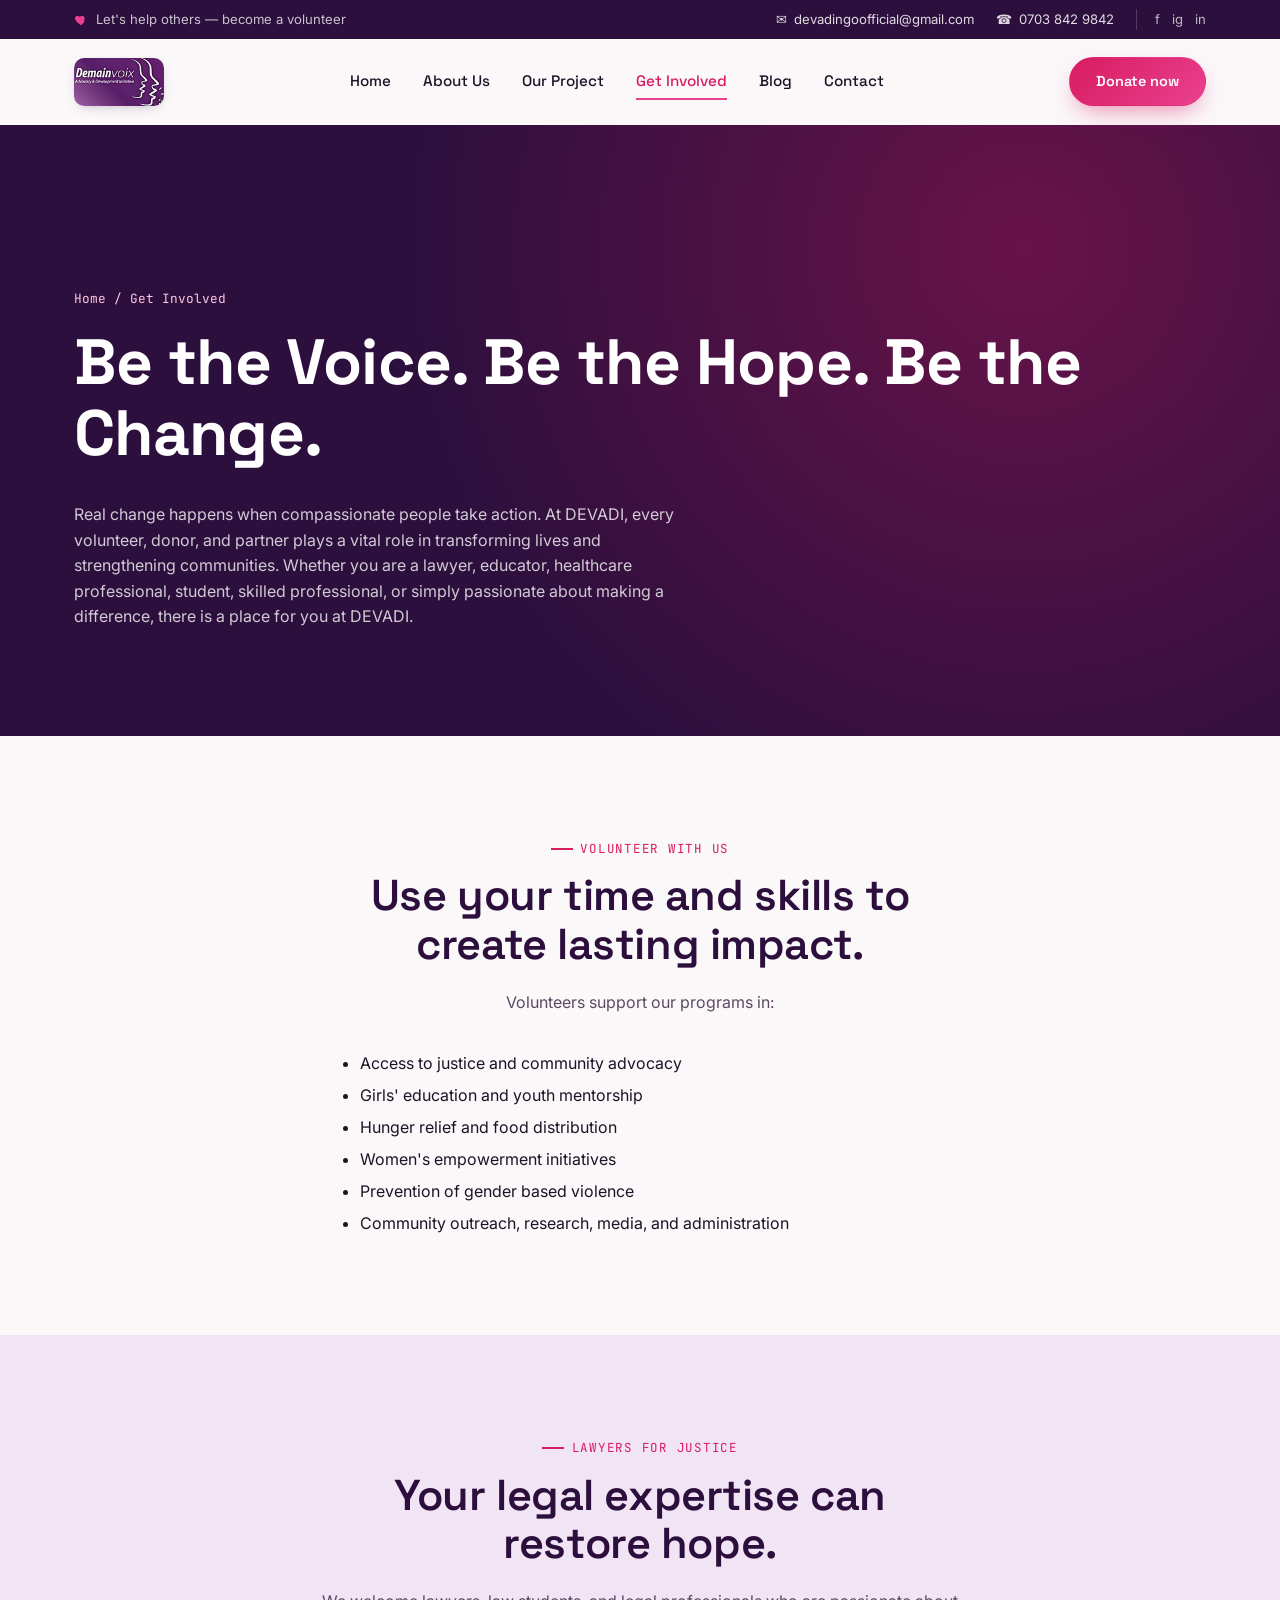
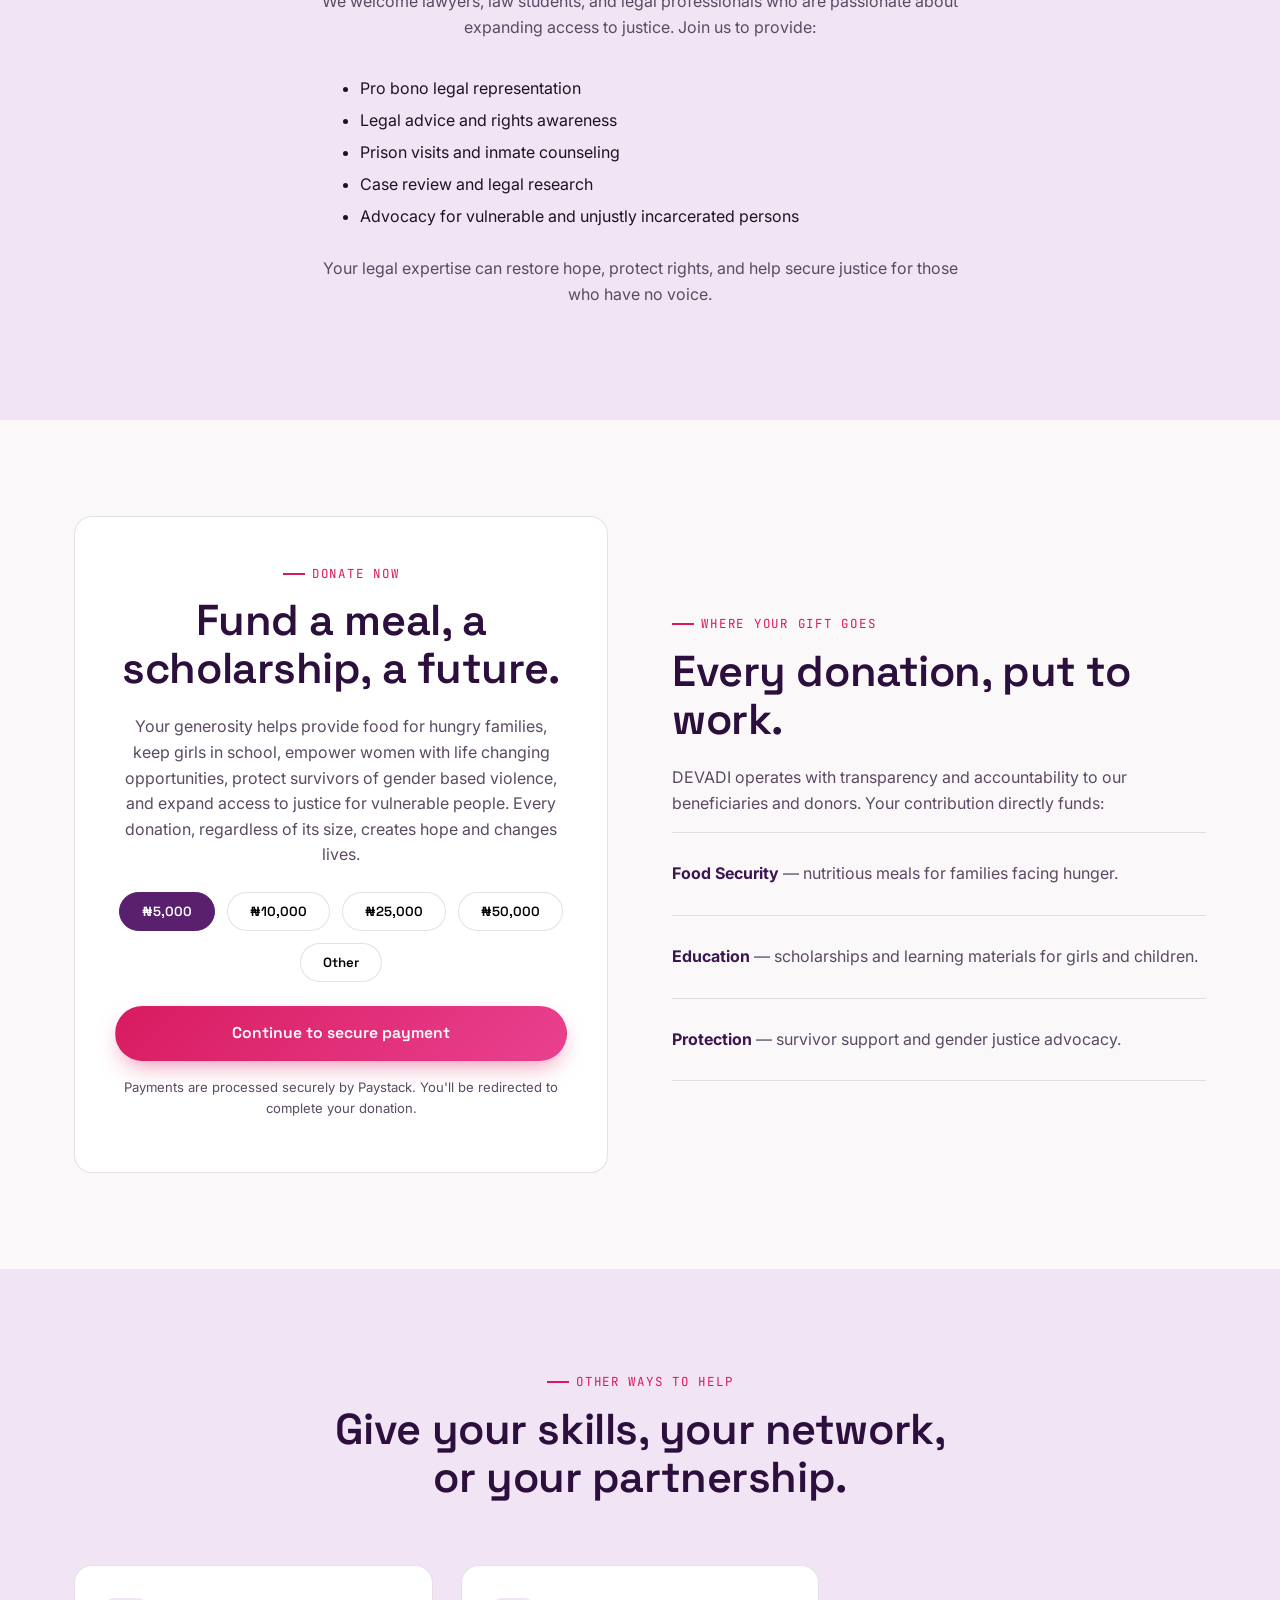
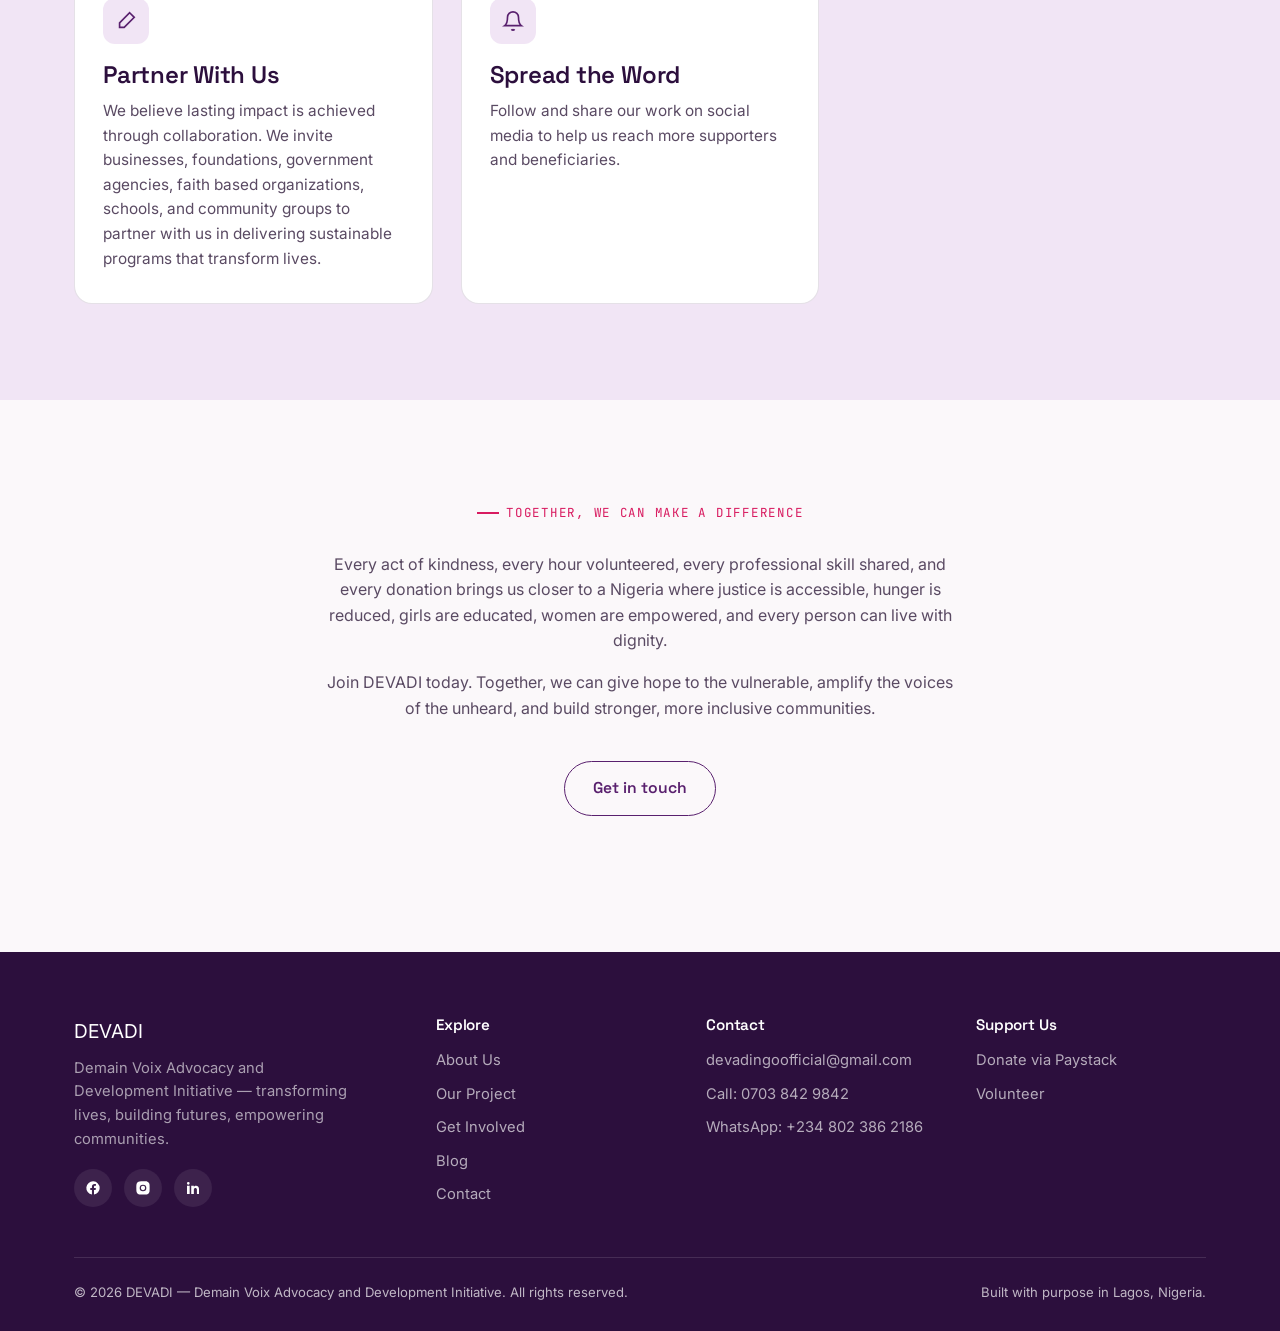
<file: get-involved.html>
<!DOCTYPE html>
<html lang="en">
<head>
<meta charset="UTF-8">
<meta name="viewport" content="width=device-width, initial-scale=1.0">
<title>Get Involved — Donate to DEVADI</title>
<meta name="description" content="Support DEVADI's work through a donation, volunteering, or partnership. Every contribution funds meals, education, and protection for vulnerable communities.">
<link rel="preconnect" href="https://fonts.googleapis.com">
<link href="https://fonts.googleapis.com/css2?family=Space+Grotesk:wght@500;600;700&family=Inter:wght@400;500;600&family=JetBrains+Mono:wght@400;500&display=swap" rel="stylesheet">
<link rel="icon" type="image/png" href="favicon-32.png">
<link rel="apple-touch-icon" href="apple-touch-icon.png">
<link rel="stylesheet" href="css/style.css">
</head>
<body>

<div class="topbar">
  <div class="container">
    <div class="topbar-left">
      <svg width="14" height="14" fill="currentColor" viewBox="0 0 24 24"><path d="M12 21s-7-4.4-9.5-8.8C.6 8.6 2.4 5 6 5c2 0 3.4 1 4 2 .6-1 2-2 4-2 3.6 0 5.4 3.6 3.5 7.2C19 16.6 12 21 12 21z"/></svg>
      <span>Let's help others — become a volunteer</span>
    </div>
    <div class="topbar-right">
      <span class="tb-item">✉ <span class="tb-label">devadingoofficial@gmail.com</span></span>
      <span class="tb-item">☎ <span class="tb-label">0703 842 9842</span></span>
      <span class="tb-social">
        <a href="https://www.facebook.com/share/1LoDChoWBZ/?mibextid=wwXIfr" target="_blank" rel="noopener" aria-label="Facebook">f</a>
        <a href="https://www.instagram.com/demain_voix?igsh=ZjV3MWg3dnJydm5w" target="_blank" rel="noopener" aria-label="Instagram">ig</a>
        <a href="https://www.linkedin.com/company/demain-voix-advocacy-and-development-initiative/" target="_blank" rel="noopener" aria-label="LinkedIn">in</a>
      </span>
    </div>
  </div>
</div>

<header class="site-header">
  <div class="container">
    <a href="index.html" class="brand">
      <img src="images/brand/logo-header@2x.png" alt="DEVADI — Demain Voix Advocacy and Development Initiative" class="brand-logo-img">
    </a>
    <nav class="nav-links">
      <a href="index.html">Home</a>
      <a href="about.html">About Us</a>
      <a href="programs.html">Our Project</a>
      <a href="get-involved.html" class="active">Get Involved</a>
        <a href="blog.html">Blog</a>
      <a href="contact.html">Contact</a>
    </nav>
    <div class="nav-cta">
      <a href="get-involved.html" class="btn btn-primary">Donate now</a>
      <button class="nav-toggle" aria-label="Toggle menu"><span></span><span></span><span></span></button>
    </div>
  </div>
</header>

<section class="page-hero">
  <div class="container">
    <span class="crumb">Home / Get Involved</span>
    <h1 style="margin-top:16px;">Be the Voice. Be the Hope. Be the Change.</h1>
    <p>Real change happens when compassionate people take action. At DEVADI, every volunteer, donor, and partner plays a vital role in transforming lives and strengthening communities. Whether you are a lawyer, educator, healthcare professional, student, skilled professional, or simply passionate about making a difference, there is a place for you at DEVADI.</p>
  </div>
</section>

<section>
  <div class="container">
    <div class="text-center max-60 mx-auto reveal">
      <span class="eyebrow">Volunteer With Us</span>
      <h2>Use your time and skills to create lasting impact.</h2>
      <p>Volunteers support our programs in:</p>
    </div>
    <ul class="mt-lg" style="max-width:640px; margin:32px auto 0; line-height:2; font-size:1rem;">
      <li>Access to justice and community advocacy</li>
      <li>Girls' education and youth mentorship</li>
      <li>Hunger relief and food distribution</li>
      <li>Women's empowerment initiatives</li>
      <li>Prevention of gender based violence</li>
      <li>Community outreach, research, media, and administration</li>
    </ul>
  </div>
</section>

<section class="section-alt">
  <div class="container">
    <div class="text-center max-60 mx-auto reveal">
      <span class="eyebrow">Lawyers for Justice</span>
      <h2>Your legal expertise can restore hope.</h2>
      <p>We welcome lawyers, law students, and legal professionals who are passionate about expanding access to justice. Join us to provide:</p>
    </div>
    <ul class="mt-lg" style="max-width:640px; margin:32px auto 0; line-height:2; font-size:1rem;">
      <li>Pro bono legal representation</li>
      <li>Legal advice and rights awareness</li>
      <li>Prison visits and inmate counseling</li>
      <li>Case review and legal research</li>
      <li>Advocacy for vulnerable and unjustly incarcerated persons</li>
    </ul>
    <p class="text-center max-60 mx-auto" style="margin-top:24px;">Your legal expertise can restore hope, protect rights, and help secure justice for those who have no voice.</p>
  </div>
</section>

<section>
  <div class="container two-col reveal">
    <div class="donate-card">
      <span class="eyebrow">Donate Now</span>
      <h2>Fund a meal, a scholarship, a future.</h2>
      <p>Your generosity helps provide food for hungry families, keep girls in school, empower women with life changing opportunities, protect survivors of gender based violence, and expand access to justice for vulnerable people. Every donation, regardless of its size, creates hope and changes lives.</p>
      <div class="donate-amounts">
        <button class="amount-pill active" type="button">₦5,000</button>
        <button class="amount-pill" type="button">₦10,000</button>
        <button class="amount-pill" type="button">₦25,000</button>
        <button class="amount-pill" type="button">₦50,000</button>
        <button class="amount-pill" type="button">Other</button>
      </div>
      <a href="https://paystack.shop/pay/devadingo" target="_blank" rel="noopener" class="btn btn-primary" style="width:100%; justify-content:center;">
        Continue to secure payment
      </a>
      <p style="margin-top:16px; font-size:0.82rem;">Payments are processed securely by Paystack. You'll be redirected to complete your donation.</p>
    </div>
    <div>
      <span class="eyebrow">Where Your Gift Goes</span>
      <h2>Every donation, put to work.</h2>
      <p>DEVADI operates with transparency and accountability to our beneficiaries and donors. Your contribution directly funds:</p>
      <div class="value-row" style="grid-template-columns:1fr;">
        <p style="margin:0;"><strong style="color:var(--purple-800);">Food Security</strong> — nutritious meals for families facing hunger.</p>
      </div>
      <div class="value-row" style="grid-template-columns:1fr;">
        <p style="margin:0;"><strong style="color:var(--purple-800);">Education</strong> — scholarships and learning materials for girls and children.</p>
      </div>
      <div class="value-row" style="grid-template-columns:1fr;">
        <p style="margin:0;"><strong style="color:var(--purple-800);">Protection</strong> — survivor support and gender justice advocacy.</p>
      </div>
    </div>
  </div>
</section>

<section class="section-alt">
  <div class="container">
    <div class="text-center max-60 mx-auto reveal">
      <span class="eyebrow">Other Ways to Help</span>
      <h2>Give your skills, your network, or your partnership.</h2>
    </div>
    <div class="card-grid mt-lg reveal-stagger">
      <div class="pillar-card">
        <div class="pillar-icon"><svg width="22" height="22" viewBox="0 0 24 24" fill="none" stroke="currentColor" stroke-width="1.8"><path d="M16 3l5 5-11 11H5v-5L16 3z"/></svg></div>
        <h3>Partner With Us</h3>
        <p>We believe lasting impact is achieved through collaboration. We invite businesses, foundations, government agencies, faith based organizations, schools, and community groups to partner with us in delivering sustainable programs that transform lives.</p>
      </div>
      <div class="pillar-card">
        <div class="pillar-icon"><svg width="22" height="22" viewBox="0 0 24 24" fill="none" stroke="currentColor" stroke-width="1.8"><path d="M18 8a6 6 0 1 0-12 0c0 7-3 9-3 9h18s-3-2-3-9"/><path d="M13.7 21a2 2 0 0 1-3.4 0"/></svg></div>
        <h3>Spread the Word</h3>
        <p>Follow and share our work on social media to help us reach more supporters and beneficiaries.</p>
      </div>
    </div>
  </div>
</section>

<section>
  <div class="container">
    <div class="text-center max-60 mx-auto reveal">
      <span class="eyebrow">Together, We Can Make a Difference</span>
      <p style="margin-top:16px;">Every act of kindness, every hour volunteered, every professional skill shared, and every donation brings us closer to a Nigeria where justice is accessible, hunger is reduced, girls are educated, women are empowered, and every person can live with dignity.</p>
      <p style="margin-top:16px;">Join DEVADI today. Together, we can give hope to the vulnerable, amplify the voices of the unheard, and build stronger, more inclusive communities.</p>
    </div>
    <div class="text-center reveal" style="margin-top:40px;">
      <a href="contact.html" class="btn btn-outline-dark">Get in touch</a>
    </div>
  </div>
</section>

<footer class="site-footer">
  <div class="container">
    <div class="footer-grid">
      <div>
        <span class="brand-word" style="color:white; font-size:1.2rem;">DEVADI</span>
        <p style="color:rgba(255,255,255,0.6); margin-top:10px; max-width:280px; font-size:0.92rem;">Demain Voix Advocacy and Development Initiative — transforming lives, building futures, empowering communities.</p>
        <div class="social-row" style="margin-top:18px;">
          <a href="https://www.facebook.com/share/1LoDChoWBZ/?mibextid=wwXIfr" aria-label="Facebook" target="_blank" rel="noopener"><svg width="16" height="16" fill="currentColor" viewBox="0 0 24 24" style="color:white;"><path d="M22 12a10 10 0 1 0-11.6 9.9v-7H7.9V12h2.5V9.8c0-2.5 1.5-3.9 3.8-3.9 1.1 0 2.2.2 2.2.2v2.5h-1.3c-1.2 0-1.6.8-1.6 1.6V12h2.8l-.4 2.9h-2.4v7A10 10 0 0 0 22 12z"/></svg></a>
          <a href="https://www.instagram.com/demain_voix?igsh=ZjV3MWg3dnJydm5w" aria-label="Instagram" target="_blank" rel="noopener"><svg width="16" height="16" fill="currentColor" viewBox="0 0 24 24" style="color:white;"><path d="M12 2c2.7 0 3.06.01 4.12.06 1.05.05 1.77.22 2.4.46.65.25 1.2.6 1.75 1.14.5.5.86 1.1 1.13 1.75.24.63.4 1.35.46 2.4.05 1.06.06 1.4.06 4.12s-.01 3.06-.06 4.12c-.05 1.05-.22 1.77-.46 2.4a4.9 4.9 0 0 1-1.13 1.75 4.9 4.9 0 0 1-1.75 1.13c-.63.24-1.35.4-2.4.46-1.06.05-1.4.06-4.12.06s-3.06-.01-4.12-.06c-1.05-.05-1.77-.22-2.4-.46a4.9 4.9 0 0 1-1.75-1.13 4.9 4.9 0 0 1-1.13-1.75c-.24-.63-.4-1.35-.46-2.4C2 15.06 2 14.7 2 12s.01-3.06.06-4.12c.05-1.05.22-1.77.46-2.4.25-.65.6-1.2 1.14-1.75A4.9 4.9 0 0 1 5.4 2.6c.63-.24 1.35-.4 2.4-.46C8.86 2 9.2 2 12 2zm0 5a5 5 0 1 0 0 10 5 5 0 0 0 0-10zm0 8.2a3.2 3.2 0 1 1 0-6.4 3.2 3.2 0 0 1 0 6.4zm5.2-8.4a1.17 1.17 0 1 1-2.34 0 1.17 1.17 0 0 1 2.34 0z"/></svg></a>
          <a href="https://www.linkedin.com/company/demain-voix-advocacy-and-development-initiative/" aria-label="LinkedIn" target="_blank" rel="noopener"><svg width="16" height="16" fill="currentColor" viewBox="0 0 24 24" style="color:white;"><path d="M6.94 5a2 2 0 1 1-4-.02 2 2 0 0 1 4 .02zM7 8.48H3V21h4V8.48zm6.32 0H9.34V21h3.94v-6.4c0-3.56 4.6-3.85 4.6 0V21H21v-7.32c0-6.14-6.87-5.92-7.68-2.9V8.48z"/></svg></a>
        </div>
      </div>
      <div>
        <h4>Explore</h4>
        <a href="about.html">About Us</a>
        <a href="programs.html">Our Project</a>
        <a href="get-involved.html">Get Involved</a>
        <a href="blog.html">Blog</a>
        <a href="contact.html">Contact</a>
      </div>
      <div>
        <h4>Contact</h4>
        <a href="mailto:devadingoofficial@gmail.com">devadingoofficial@gmail.com</a>
        <a href="tel:+2347038429842">Call: 0703 842 9842</a>
        <a href="https://wa.me/2348023862186" target="_blank" rel="noopener">WhatsApp: +234 802 386 2186</a>
      </div>
      <div>
        <h4>Support Us</h4>
        <a href="https://paystack.shop/pay/devadingo" target="_blank" rel="noopener">Donate via Paystack</a>
        <a href="get-involved.html">Volunteer</a>
      </div>
    </div>
    <div class="footer-bottom">
      <span>© <span id="year"></span> DEVADI — Demain Voix Advocacy and Development Initiative. All rights reserved.</span>
      <span>Built with purpose in Lagos, Nigeria.</span>
    </div>
  </div>
</footer>

<script>document.getElementById('year').textContent = new Date().getFullYear();</script>
<script src="js/main.js"></script>
</body>
</html>
</file>
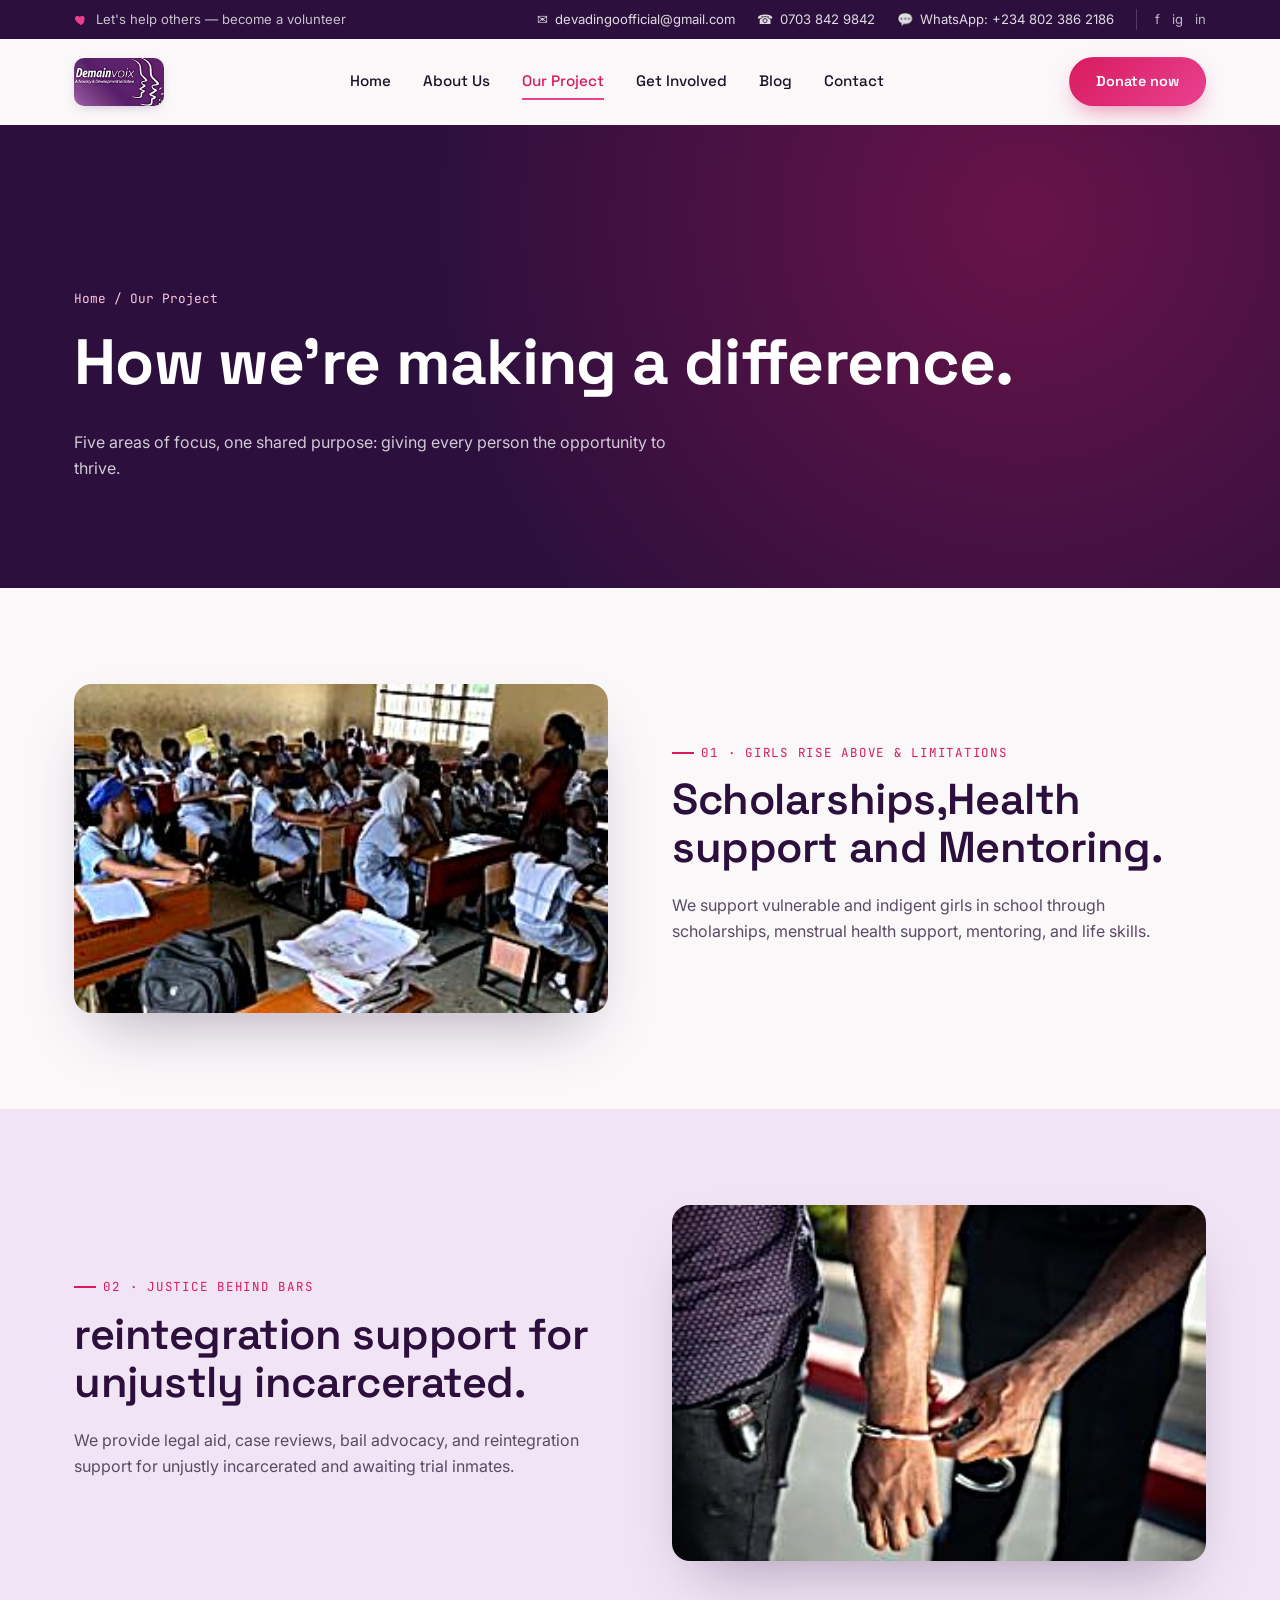
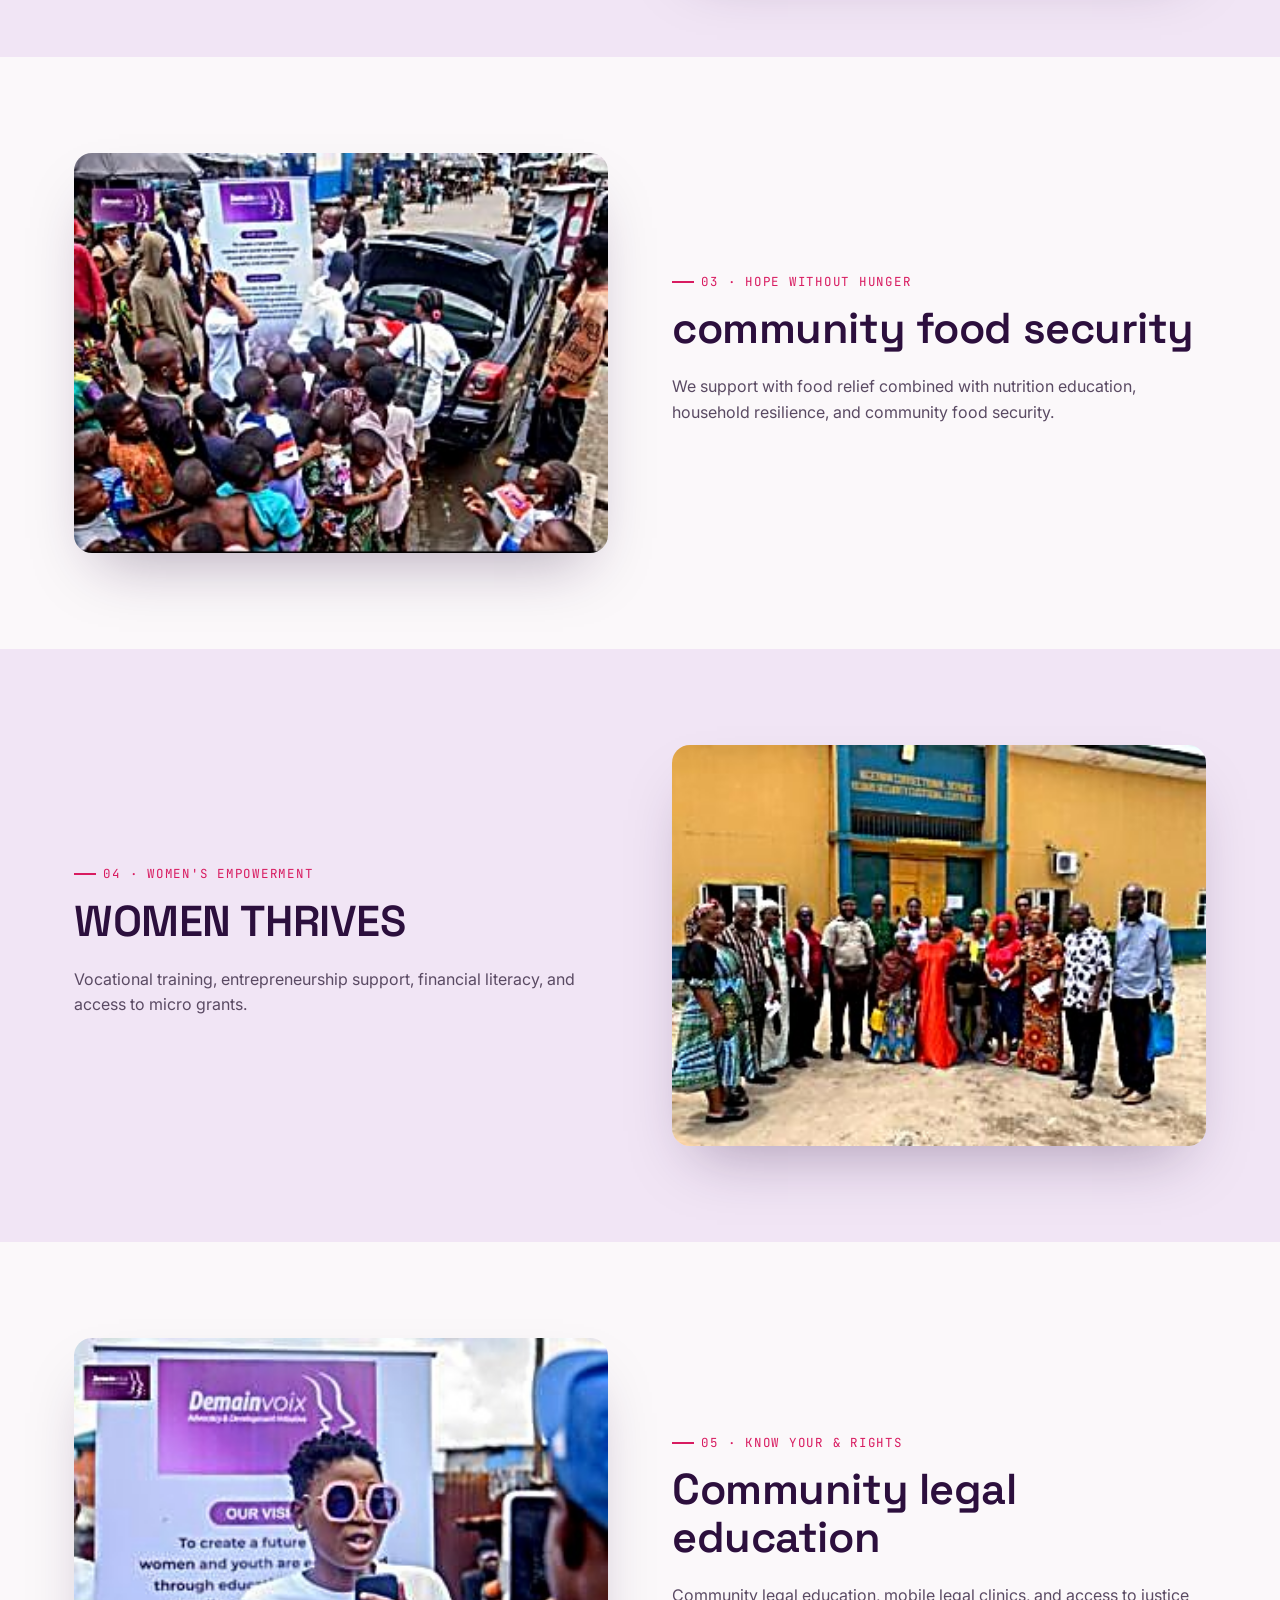
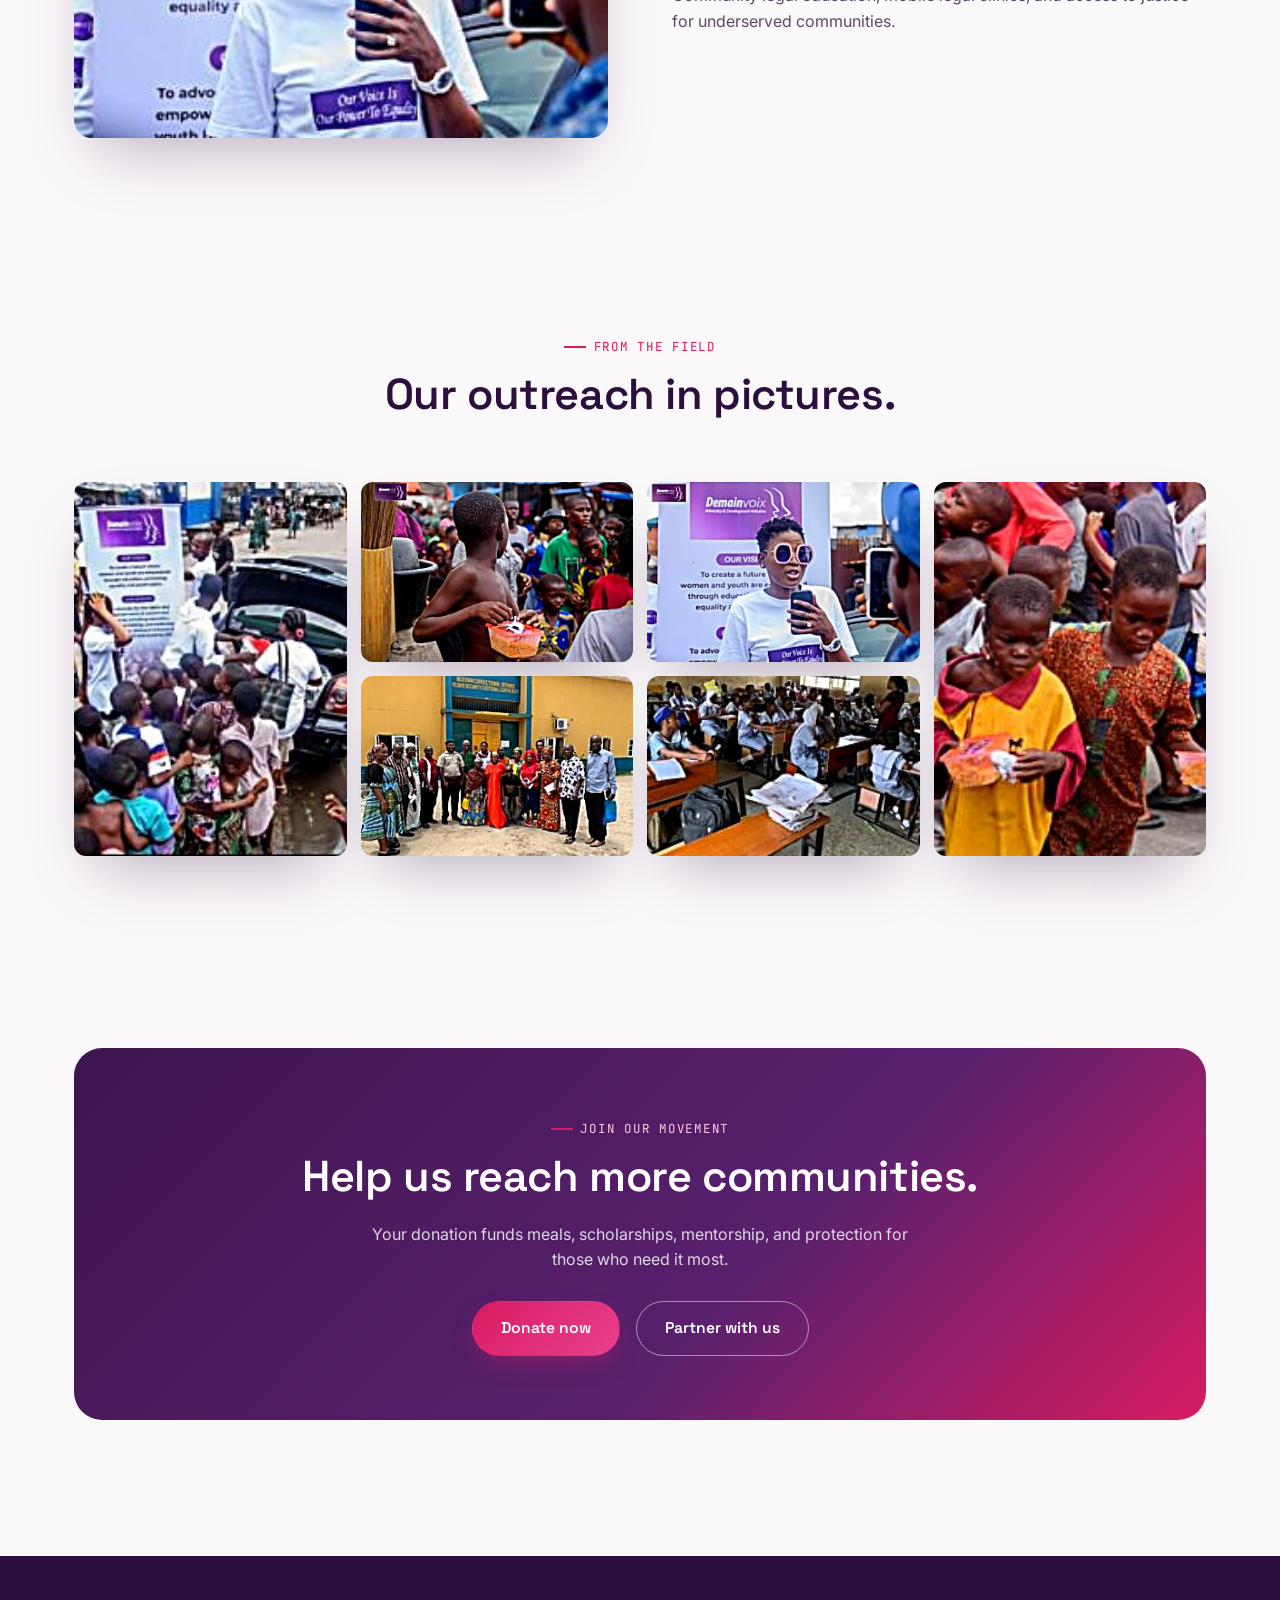
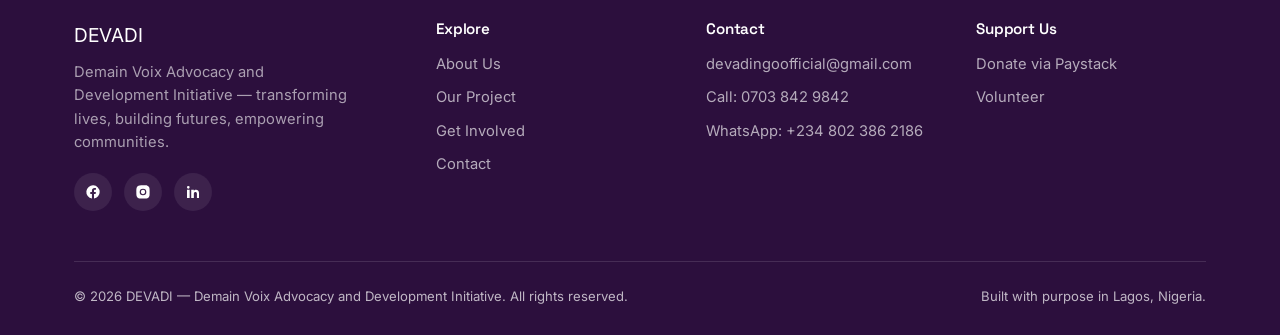
<file: programs.html>
<!DOCTYPE html>
<html lang="en">
<head>
<meta charset="UTF-8">
<meta name="viewport" content="width=device-width, initial-scale=1.0">
<title>Our Project— DEVADI</title>
<meta name="description" content="Explore how DEVADI is making a difference through food programs, education, youth development, women's economic empowerment, and violence prevention.">
<link rel="preconnect" href="https://fonts.googleapis.com">
<link href="https://fonts.googleapis.com/css2?family=Space+Grotesk:wght@500;600;700&family=Inter:wght@400;500;600&family=JetBrains+Mono:wght@400;500&display=swap" rel="stylesheet">
<link rel="icon" type="image/png" href="favicon-32.png">
<link rel="apple-touch-icon" href="apple-touch-icon.png">
<link rel="stylesheet" href="css/style.css">
</head>
<body>

<div class="topbar">
  <div class="container">
    <div class="topbar-left">
      <svg width="14" height="14" fill="currentColor" viewBox="0 0 24 24"><path d="M12 21s-7-4.4-9.5-8.8C.6 8.6 2.4 5 6 5c2 0 3.4 1 4 2 .6-1 2-2 4-2 3.6 0 5.4 3.6 3.5 7.2C19 16.6 12 21 12 21z"/></svg>
      <span>Let's help others — become a volunteer</span>
    </div>
    <div class="topbar-right">
      <span class="tb-item">✉ <span class="tb-label">devadingoofficial@gmail.com</span></span>
      <span class="tb-item">☎ <span class="tb-label">0703 842 9842</span></span>
      <span class="tb-item">💬 <span class="tb-label">WhatsApp: +234 802 386 2186</span></span>
      <span class="tb-social">
        <a href="https://www.facebook.com/share/1LoDChoWBZ/?mibextid=wwXIfr" target="_blank" rel="noopener" aria-label="Facebook">f</a>
        <a href="https://www.instagram.com/demain_voix?igsh=ZjV3MWg3dnJydm5w" target="_blank" rel="noopener" aria-label="Instagram">ig</a>
        <a href="https://www.linkedin.com/company/demain-voix-advocacy-and-development-initiative/" target="_blank" rel="noopener" aria-label="LinkedIn">in</a>
      </span>
    </div>
  </div>
</div>

<header class="site-header">
  <div class="container">
    <a href="index.html" class="brand">
      <img src="images/brand/logo-header@2x.png" alt="DEVADI — Demain Voix Advocacy and Development Initiative" class="brand-logo-img">
    </a>
    <nav class="nav-links">
      <a href="index.html">Home</a>
      <a href="about.html">About Us</a>
      <a href="programs.html" class="active">Our Project</a>
      <a href="get-involved.html">Get Involved</a>
        <a href="blog.html">Blog</a>
      <a href="contact.html">Contact</a>
    </nav>
    <div class="nav-cta">
      <a href="get-involved.html" class="btn btn-primary">Donate now</a>
      <button class="nav-toggle" aria-label="Toggle menu"><span></span><span></span><span></span></button>
    </div>
  </div>
</header>

<section class="page-hero">
  <div class="container">
    <span class="crumb">Home / Our Project</span>
    <h1 style="margin-top:16px;">How we're making a difference.</h1>
    <p>Five areas of focus, one shared purpose: giving every person the opportunity to thrive.</p>
  </div>
</section>

<section>
  <div class="container two-col reveal">
    <div class="img-frame">
      <img src="images/PHOTO-2026-07-27-08-35-16.jpg" alt="Children receiving food packs at a DEVADI food distribution">
    </div>
    <div>
      <span class="eyebrow">01 · Girls Rise Above &amp; Limitations</span>
      <h2>Scholarships,Health support and Mentoring.</h2>
      <p>We support vulnerable and indigent girls in school through scholarships, menstrual health support, mentoring, and life skills.</p>
    </div>
  </div>
</section>

<section class="section-alt">
  <div class="container two-col reveal">
    <div>
      <span class="eyebrow">02 · JUSTICE BEHIND BARS </span>
      <h2>reintegration support for unjustly incarcerated.</h2>
      <p>We provide legal aid, case reviews, bail advocacy, and reintegration support for unjustly incarcerated and awaiting trial inmates.</p>
    </div>
    <div class="img-frame">
      <img src="images/PHOTO-2026-07-27-08-34-44.jpg" alt="Students in a classroom supported by DEVADI's education program">
    </div>
  </div>
</section>

<section>
  <div class="container two-col reveal">
    <div class="img-frame">
      <img src="images/PHOTO-2026-07-27-08-34-36.jpg" alt="DEVADI team engaging with community leaders on youth development">
    </div>
    <div>
      <span class="eyebrow">03 · HOPE WITHOUT HUNGER</span>
      <h2>community food security</h2>
      <p>We support with food relief combined with nutrition education, household resilience, and community food security.</p>
    </div>
  </div>
</section>

<section class="section-alt">
  <div class="container two-col reveal">
    <div>
      <span class="eyebrow">04 · Women's Empowerment</span>
      <h2>WOMEN THRIVES</h2>
      <p>Vocational training, entrepreneurship support, financial literacy, and access to micro grants.</p>
    </div>
    <div class="img-frame">
      <img src="images/PHOTO-2026-07-27-08-34-57.jpg" alt="DEVADI volunteer supporting a family during an outreach visit">
    </div>
  </div>
</section>

<section>
  <div class="container two-col reveal">
    <div class="img-frame">
      <img src="images/PHOTO-2026-07-27-08-34-52.jpg" alt="Girls participating in a DEVADI gender-based violence awareness campaign">
    </div>
    <div>
      <span class="eyebrow">05 · KNOW YOUR  &amp; RIGHTS </span>
      <h2>  Community legal education</h2>
      <p>Community legal education, mobile legal clinics, and access to justice for underserved communities.</p>
    </div>
  </div>
</section>

<section>
  <div class="container">
    <div class="text-center max-60 mx-auto reveal">
      <span class="eyebrow">From the Field</span>
      <h2>Our outreach in pictures.</h2>
    </div>
    <div class="gallery-grid mt-lg reveal-stagger">
      <div class="img-frame tall"><img src="images/PHOTO-2026-07-27-08-34-36.jpg" alt="DEVADI outreach van at a community event"></div>
      <div class="img-frame"><img src="images/PHOTO-2026-07-27-08-34-50.jpg" alt="A boy holding a food pack from DEVADI"></div>
      <div class="img-frame"><img src="images/PHOTO-2026-07-27-08-34-52.jpg" alt="A smiling child holding a food pack"></div>
      <div class="img-frame tall"><img src="images/PHOTO-2026-07-27-08-35-06.jpg" alt="DEVADI team and volunteers with children at an outreach event"></div>
      <div class="img-frame"><img src="images/PHOTO-2026-07-27-08-34-57.jpg" alt="A DEVADI team member sharing our vision"></div>
      <div class="img-frame"><img src="images/PHOTO-2026-07-27-08-34-59.jpg" alt="DEVADI team with community stakeholders"></div>
    </div>
  </div>
</section>

<section>
  <div class="container">
    <div class="cta-band reveal">
      <span class="eyebrow" style="color:#FFC7DE;">Join Our Movement</span>
      <h2>Help us reach more communities.</h2>
      <p>Your donation funds meals, scholarships, mentorship, and protection for those who need it most.</p>
      <div class="cta-actions">
        <a href="get-involved.html" class="btn btn-primary">Donate now</a>
        <a href="contact.html" class="btn btn-ghost">Partner with us</a>
      </div>
    </div>
  </div>
</section>

<footer class="site-footer">
  <div class="container">
    <div class="footer-grid">
      <div>
        <span class="brand-word" style="color:white; font-size:1.2rem;">DEVADI</span>
        <p style="color:rgba(255,255,255,0.6); margin-top:10px; max-width:280px; font-size:0.92rem;">Demain Voix Advocacy and Development Initiative — transforming lives, building futures, empowering communities.</p>
        <div class="social-row" style="margin-top:18px;">
          <a href="https://www.facebook.com/share/1LoDChoWBZ/?mibextid=wwXIfr" aria-label="Facebook" target="_blank" rel="noopener"><svg width="16" height="16" fill="currentColor" viewBox="0 0 24 24" style="color:white;"><path d="M22 12a10 10 0 1 0-11.6 9.9v-7H7.9V12h2.5V9.8c0-2.5 1.5-3.9 3.8-3.9 1.1 0 2.2.2 2.2.2v2.5h-1.3c-1.2 0-1.6.8-1.6 1.6V12h2.8l-.4 2.9h-2.4v7A10 10 0 0 0 22 12z"/></svg></a>
          <a href="https://www.instagram.com/demain_voix?igsh=ZjV3MWg3dnJydm5w" aria-label="Instagram" target="_blank" rel="noopener"><svg width="16" height="16" fill="currentColor" viewBox="0 0 24 24" style="color:white;"><path d="M12 2c2.7 0 3.06.01 4.12.06 1.05.05 1.77.22 2.4.46.65.25 1.2.6 1.75 1.14.5.5.86 1.1 1.13 1.75.24.63.4 1.35.46 2.4.05 1.06.06 1.4.06 4.12s-.01 3.06-.06 4.12c-.05 1.05-.22 1.77-.46 2.4a4.9 4.9 0 0 1-1.13 1.75 4.9 4.9 0 0 1-1.75 1.13c-.63.24-1.35.4-2.4.46-1.06.05-1.4.06-4.12.06s-3.06-.01-4.12-.06c-1.05-.05-1.77-.22-2.4-.46a4.9 4.9 0 0 1-1.75-1.13 4.9 4.9 0 0 1-1.13-1.75c-.24-.63-.4-1.35-.46-2.4C2 15.06 2 14.7 2 12s.01-3.06.06-4.12c.05-1.05.22-1.77.46-2.4.25-.65.6-1.2 1.14-1.75A4.9 4.9 0 0 1 5.4 2.6c.63-.24 1.35-.4 2.4-.46C8.86 2 9.2 2 12 2zm0 5a5 5 0 1 0 0 10 5 5 0 0 0 0-10zm0 8.2a3.2 3.2 0 1 1 0-6.4 3.2 3.2 0 0 1 0 6.4zm5.2-8.4a1.17 1.17 0 1 1-2.34 0 1.17 1.17 0 0 1 2.34 0z"/></svg></a>
          <a href="https://www.linkedin.com/company/demain-voix-advocacy-and-development-initiative/" aria-label="LinkedIn" target="_blank" rel="noopener"><svg width="16" height="16" fill="currentColor" viewBox="0 0 24 24" style="color:white;"><path d="M6.94 5a2 2 0 1 1-4-.02 2 2 0 0 1 4 .02zM7 8.48H3V21h4V8.48zm6.32 0H9.34V21h3.94v-6.4c0-3.56 4.6-3.85 4.6 0V21H21v-7.32c0-6.14-6.87-5.92-7.68-2.9V8.48z"/></svg></a>
        </div>
      </div>
      <div>
        <h4>Explore</h4>
        <a href="about.html">About Us</a>
        <a href="programs.html">Our Project</a>
        <a href="get-involved.html">Get Involved</a>
        <a href="contact.html">Contact</a>
      </div>
      <div>
        <h4>Contact</h4>
        <a href="mailto:devadingoofficial@gmail.com">devadingoofficial@gmail.com</a>
        <a href="tel:+2347038429842">Call: 0703 842 9842</a>
        <a href="https://wa.me/2348023862186" target="_blank" rel="noopener">WhatsApp: +234 802 386 2186</a>
      </div>
      <div>
        <h4>Support Us</h4>
        <a href="https://paystack.shop/pay/devadingo" target="_blank" rel="noopener">Donate via Paystack</a>
        <a href="get-involved.html">Volunteer</a>
      </div>
    </div>
    <div class="footer-bottom">
      <span>© <span id="year"></span> DEVADI — Demain Voix Advocacy and Development Initiative. All rights reserved.</span>
      <span>Built with purpose in Lagos, Nigeria.</span>
    </div>
  </div>
</footer>

<script>document.getElementById('year').textContent = new Date().getFullYear();</script>
<script src="js/main.js"></script>
</body>
</html>
</file>
<file: css/style.css>
/* ==========================================================================
   DEVADI — Demain Voix Advocacy and Development Initiative
   Design tokens
   ========================================================================== */
:root {
  --purple-900: #2C0F3D;
  --purple-800: #3D1550;
  --purple-700: #59206E;
  --purple-600: #7B2E92;
  --purple-400: #A85CC0;
  --purple-100: #F1E5F5;
  --pink-600: #D81B60;
  --pink-500: #E9418F;
  --cream: #FBF8FA;
  --ink: #1E1226;
  --ink-soft: #5A4A63;
  --line: rgba(44, 15, 61, 0.12);
  --white: #ffffff;

  --font-display: "Space Grotesk", "Segoe UI", sans-serif;
  --font-body: "Inter", "Segoe UI", sans-serif;
  --font-mono: "JetBrains Mono", ui-monospace, monospace;

  --radius: 18px;
  --ease: cubic-bezier(0.16, 1, 0.3, 1);
}

* { box-sizing: border-box; }
html { scroll-behavior: smooth; }

body {
  margin: 0;
  font-family: var(--font-body);
  color: var(--ink);
  background: var(--cream);
  line-height: 1.6;
  -webkit-font-smoothing: antialiased;
}

img { max-width: 100%; display: block; }
a { color: inherit; text-decoration: none; }

h1, h2, h3, h4 {
  font-family: var(--font-display);
  font-weight: 600;
  line-height: 1.12;
  margin: 0 0 0.5em;
  letter-spacing: -0.01em;
  color: var(--purple-900);
}

h1 { font-size: clamp(2.4rem, 5vw, 4.2rem); font-weight: 700; }
h2 { font-size: clamp(1.9rem, 3.4vw, 2.7rem); }
h3 { font-size: clamp(1.2rem, 2vw, 1.5rem); }
p { margin: 0 0 1em; color: var(--ink-soft); }

.eyebrow {
  font-family: var(--font-mono);
  font-size: 0.78rem;
  letter-spacing: 0.14em;
  text-transform: uppercase;
  color: var(--pink-600);
  display: inline-flex;
  align-items: center;
  gap: 0.6em;
  margin-bottom: 1em;
}
.eyebrow::before {
  content: "";
  width: 22px;
  height: 2px;
  background: var(--pink-600);
  display: inline-block;
}

.container {
  max-width: 1180px;
  margin: 0 auto;
  padding: 0 24px;
}

section { padding: 96px 0; }
@media (max-width: 700px) { section { padding: 64px 0; } }

/* ---- Buttons ---- */
.btn {
  display: inline-flex;
  align-items: center;
  gap: 0.5em;
  font-family: var(--font-display);
  font-weight: 600;
  font-size: 0.98rem;
  padding: 14px 28px;
  border-radius: 999px;
  border: 1.5px solid transparent;
  cursor: pointer;
  transition: transform 0.35s var(--ease), background 0.25s ease, box-shadow 0.3s ease;
}
.btn-primary {
  background: linear-gradient(135deg, var(--pink-600), var(--pink-500));
  color: var(--white);
  box-shadow: 0 10px 24px -8px rgba(216, 27, 96, 0.55);
}
.btn-primary:hover { transform: translateY(-3px); box-shadow: 0 16px 30px -8px rgba(216, 27, 96, 0.6); }
.btn-ghost {
  background: transparent;
  border-color: rgba(255,255,255,0.5);
  color: var(--white);
}
.btn-ghost:hover { background: rgba(255,255,255,0.12); transform: translateY(-3px); }
.btn-outline-dark {
  background: transparent;
  border-color: var(--purple-700);
  color: var(--purple-700);
}
.btn-outline-dark:hover { background: var(--purple-700); color: var(--white); transform: translateY(-3px); }

/* ==========================================================================
   Utility topbar
   ========================================================================== */
.topbar {
  background: var(--purple-900);
  color: rgba(255,255,255,0.75);
  font-size: 0.82rem;
  padding: 9px 0;
}
.topbar .container { display: flex; align-items: center; justify-content: space-between; }
.topbar-left { display: flex; align-items: center; gap: 8px; }
.topbar-left svg { color: var(--pink-500); }
.topbar-right { display: flex; align-items: center; gap: 22px; }
.topbar-right .tb-item { display: flex; align-items: center; gap: 7px; color: rgba(255,255,255,0.85); }
.topbar-right .tb-social { display: flex; gap: 12px; padding-left: 18px; border-left: 1px solid rgba(255,255,255,0.18); }
.topbar-right .tb-social a { color: rgba(255,255,255,0.7); }
.topbar-right .tb-social a:hover { color: #FFC7DE; }
@media (max-width: 780px) { .topbar .topbar-right .tb-item span.tb-label { display: none; } }
@media (max-width: 620px) { .topbar { display: none; } }

/* ==========================================================================
   Header / Nav
   ========================================================================== */
.site-header {
  position: sticky;
  top: 0; left: 0; right: 0;
  z-index: 100;
  padding: 18px 0;
  background: var(--cream);
  border-bottom: 1px solid transparent;
  transition: box-shadow 0.35s ease, padding 0.3s ease;
}
.site-header.solid {
  padding: 12px 0;
  box-shadow: 0 6px 24px -12px rgba(44,15,61,0.2);
  border-bottom-color: var(--line);
}
.site-header .container { display: flex; align-items: center; justify-content: space-between; }

.brand { display: flex; align-items: center; gap: 12px; }
.brand-logo-img {
  height: 48px; width: auto;
  border-radius: 10px;
  display: block;
  box-shadow: 0 4px 14px -6px rgba(44,15,61,0.35);
}

.nav-links { display: flex; align-items: center; gap: 32px; }
.nav-links a {
  font-family: var(--font-display);
  font-size: 0.95rem;
  font-weight: 500;
  color: var(--ink);
  position: relative;
  padding: 4px 0;
}
.nav-links a::after {
  content: "";
  position: absolute; left: 0; bottom: -2px;
  width: 0; height: 2px;
  background: var(--pink-500);
  transition: width 0.3s var(--ease);
}
.nav-links a:hover::after, .nav-links a.active::after { width: 100%; }
.nav-links a.active { color: var(--pink-600) !important; }

.nav-cta { display: flex; align-items: center; gap: 14px; }
.nav-cta .btn-primary { padding: 12px 26px; font-size: 0.9rem; }
.nav-toggle { display: none; background: none; border: none; cursor: pointer; z-index: 110; }
.nav-toggle span {
  display: block; width: 26px; height: 2px; margin: 6px 0;
  background: var(--purple-900); transition: all 0.3s ease;
}

@media (max-width: 880px) {
  .nav-links {
    position: fixed; inset: 0;
    background: var(--purple-900);
    flex-direction: column; justify-content: center;
    transform: translateX(100%);
    transition: transform 0.4s var(--ease);
  }
  .nav-links.open { transform: translateX(0); }
  .nav-links a { color: var(--white) !important; font-size: 1.4rem; }
  .nav-toggle { display: block; }
  .nav-cta .btn-primary { display: none; }
}

/* ==========================================================================
   Hero
   ========================================================================== */
.hero-wrap { padding: 32px 0 0; }
.hero {
  position: relative;
  overflow: hidden;
  background: var(--purple-900);
  border-radius: 32px;
  display: grid;
  grid-template-columns: 1.05fr 0.95fr;
  align-items: stretch;
  min-height: 560px;
}
.hero::before {
  content: "";
  position: absolute; inset: 0;
  background: radial-gradient(circle at 15% 15%, rgba(216,27,96,0.28), transparent 45%);
  pointer-events: none;
  z-index: 1;
}
.hero-content {
  position: relative; z-index: 2;
  padding: 64px 24px 64px 56px;
  display: flex; flex-direction: column; justify-content: center;
}
.hero-content .eyebrow { color: #FF9FC7; font-style: italic; }
.hero-content .eyebrow::before { background: #FF9FC7; }
.hero h1 { color: var(--white); font-size: clamp(2.1rem, 3.6vw, 3.1rem); }
.hero h1 em { font-style: normal; color: var(--pink-500); background: none; }
.hero p.lede { color: rgba(255,255,255,0.78); font-size: 1.02rem; max-width: 460px; }
.hero-actions { display: flex; align-items: center; gap: 22px; margin-top: 28px; flex-wrap: wrap; }
.hero-actions .link-cta { display: inline-flex; align-items: center; gap: 10px; color: var(--white); font-family: var(--font-display); font-weight: 600; font-size: 0.92rem; }
.hero-actions .link-cta .dot {
  width: 40px; height: 40px; border-radius: 50%;
  border: 1.5px solid rgba(255,255,255,0.4);
  display: flex; align-items: center; justify-content: center;
  transition: all 0.3s ease;
}
.hero-actions .link-cta:hover .dot { background: var(--pink-600); border-color: var(--pink-600); }

.hero-photo {
  position: relative; z-index: 2;
  background-size: cover; background-position: center;
  border-radius: 24px;
  margin: 20px 20px 20px 0;
  overflow: hidden;
}
.hero-photo::after {
  content: "";
  position: absolute; inset: 0;
  background: linear-gradient(90deg, rgba(44,15,61,0.55), transparent 30%);
}
@media (max-width: 860px) {
  .hero { grid-template-columns: 1fr; border-radius: 24px; }
  .hero-content { padding: 48px 28px 32px; }
  .hero-photo { margin: 0 20px 20px; height: 280px; }
}

.wave-divider {
  height: 44px; z-index: 3;
  display: flex; align-items: flex-end; gap: 3px;
  margin-top: 40px;
}
.wave-divider span {
  flex: 1; background: var(--purple-400);
  opacity: 0.55;
  border-radius: 3px 3px 0 0;
  animation: wave 2.6s ease-in-out infinite;
  transform-origin: bottom;
}
@keyframes wave {
  0%, 100% { transform: scaleY(0.3); }
  50% { transform: scaleY(1); }
}

/* Icon stat row (below hero) */
.icon-stats {
  display: flex; justify-content: space-between;
  padding: 44px 24px 0;
  flex-wrap: wrap; gap: 28px;
}
.icon-stat { display: flex; align-items: center; gap: 14px; flex: 1; min-width: 200px; }
.icon-stat .ic {
  width: 50px; height: 50px; border-radius: 50%;
  background: var(--purple-100); color: var(--purple-700);
  display: flex; align-items: center; justify-content: center; flex-shrink: 0;
}
.icon-stat h4 { font-family: var(--font-display); font-size: 1rem; margin: 0 0 2px; color: var(--purple-900); }
.icon-stat p { margin: 0; font-size: 0.85rem; }
.icon-stat + .icon-stat { border-left: 1px solid var(--line); padding-left: 28px; }
@media (max-width: 760px) { .icon-stat + .icon-stat { border-left: none; padding-left: 0; } }

/* Service photo cards (image + overlapping icon badge) */
.service-grid { display: grid; grid-template-columns: repeat(3, 1fr); gap: 26px; }
@media (max-width: 860px) { .service-grid { grid-template-columns: 1fr; } }
.service-photo-card { text-align: center; }
.service-photo-card .photo-wrap {
  position: relative; border-radius: 20px; overflow: hidden;
  height: 220px;
}
.service-photo-card .photo-wrap img { width: 100%; height: 100%; object-fit: cover; }
.service-badge {
  width: 56px; height: 56px; border-radius: 50%;
  background: linear-gradient(135deg, var(--pink-600), var(--purple-600));
  color: white; display: flex; align-items: center; justify-content: center;
  margin: -28px auto 0; position: relative; z-index: 2;
  box-shadow: 0 10px 22px -8px rgba(216,27,96,0.5);
  border: 4px solid var(--cream);
}
.service-photo-card h3 { margin: 18px 0 8px; }
.service-photo-card p { font-size: 0.92rem; max-width: 260px; margin-inline: auto; }

.cta-tile {
  background: var(--purple-900);
  border-radius: 20px;
  padding: 36px 30px;
  color: white;
  display: flex; flex-direction: column; justify-content: center;
  height: 220px;
  position: relative;
  overflow: hidden;
}
.cta-tile::after {
  content: "";
  position: absolute; inset: 0;
  background: radial-gradient(circle at 90% 100%, rgba(216,27,96,0.4), transparent 60%);
}
.cta-tile * { position: relative; z-index: 1; }
.cta-tile h3 { color: white; margin-bottom: 8px; }
.cta-tile p { color: rgba(255,255,255,0.72); font-size: 0.88rem; }
.cta-tile .btn { margin-top: 14px; align-self: flex-start; padding: 10px 22px; font-size: 0.85rem; }

/* Trusted org split section */
.trusted-photo-wrap { position: relative; }
.trusted-photo-wrap .backdrop {
  position: absolute; top: -20px; left: -20px; right: 20px; bottom: 20px;
  background: var(--purple-100); border-radius: 24px; z-index: 0;
}
.trusted-photo-wrap .img-frame { position: relative; z-index: 1; border-radius: 24px; height: 420px; }
.bullet-row { display: flex; gap: 22px; margin: 22px 0; flex-wrap: wrap; }
.bullet-item { display: flex; align-items: center; gap: 12px; }
.bullet-item .ic {
  width: 44px; height: 44px; border-radius: 50%;
  background: var(--purple-100); color: var(--purple-700);
  display: flex; align-items: center; justify-content: center; flex-shrink: 0;
}
.bullet-item strong { font-family: var(--font-display); font-size: 0.92rem; display: block; color: var(--purple-900); }
.check-list { list-style: none; padding: 0; margin: 20px 0; }
.check-list li { display: flex; align-items: flex-start; gap: 10px; margin-bottom: 12px; font-size: 0.95rem; color: var(--ink-soft); }
.check-list li svg { color: var(--pink-600); flex-shrink: 0; margin-top: 3px; }

/* ==========================================================================
   Stats / Impact
   ========================================================================== */
.stats-band {
  background: var(--purple-800);
  padding: 56px 0;
}
.stats-grid {
  display: grid;
  grid-template-columns: repeat(4, 1fr);
  gap: 24px;
  text-align: center;
}
.stat-num {
  font-family: var(--font-display);
  font-size: clamp(2rem, 4vw, 3rem);
  font-weight: 700;
  color: var(--white);
}
.stat-num span.suffix { color: #FFC7DE; }
.stat-label {
  font-family: var(--font-mono);
  font-size: 0.72rem;
  letter-spacing: 0.08em;
  text-transform: uppercase;
  color: rgba(255,255,255,0.7);
  margin-top: 6px;
}
@media (max-width: 700px) { .stats-grid { grid-template-columns: repeat(2, 1fr); row-gap: 32px; } }

/* ==========================================================================
   Section variants
   ========================================================================== */
.section-alt { background: var(--purple-100); }
.two-col {
  display: grid;
  grid-template-columns: 1fr 1fr;
  gap: 64px;
  align-items: center;
}
@media (max-width: 860px) { .two-col { grid-template-columns: 1fr; gap: 40px; } }

.img-frame {
  border-radius: var(--radius);
  overflow: hidden;
  position: relative;
  box-shadow: 0 30px 60px -24px rgba(44,15,61,0.35);
}
.img-frame img { width: 100%; height: 100%; object-fit: cover; }

/* Cards */
.card-grid {
  display: grid;
  grid-template-columns: repeat(3, 1fr);
  gap: 28px;
}
@media (max-width: 900px) { .card-grid { grid-template-columns: repeat(2, 1fr); } }
@media (max-width: 620px) { .card-grid { grid-template-columns: 1fr; } }

.pillar-card {
  background: var(--white);
  border: 1px solid var(--line);
  border-radius: var(--radius);
  padding: 32px 28px;
  transition: transform 0.35s var(--ease), box-shadow 0.35s var(--ease);
}
.pillar-card:hover { transform: translateY(-6px); box-shadow: 0 24px 48px -20px rgba(44,15,61,0.25); }
.pillar-icon {
  width: 46px; height: 46px; border-radius: 12px;
  background: var(--purple-100);
  display: flex; align-items: center; justify-content: center;
  margin-bottom: 18px;
  color: var(--purple-700);
}
.pillar-card h3 { margin-bottom: 10px; }
.pillar-card p { margin: 0; font-size: 0.96rem; }

/* Values grid */
.value-row {
  display: grid;
  grid-template-columns: 200px 1fr;
  gap: 24px;
  padding: 28px 0;
  border-top: 1px solid var(--line);
}
.value-row:last-child { border-bottom: 1px solid var(--line); }
.value-row h3 { color: var(--pink-600); margin: 0; }
@media (max-width: 620px) { .value-row { grid-template-columns: 1fr; gap: 8px; } }

/* Gallery */
.gallery-grid {
  display: grid;
  grid-template-columns: repeat(4, 1fr);
  grid-auto-rows: 180px;
  gap: 14px;
}
.gallery-grid .img-frame { height: 100%; border-radius: 12px; }
.gallery-grid .tall { grid-row: span 2; }
@media (max-width: 900px) { .gallery-grid { grid-template-columns: repeat(2, 1fr); } }

/* CTA band */
.cta-band {
  background: linear-gradient(135deg, var(--purple-800), var(--purple-700) 60%, var(--pink-600));
  color: var(--white);
  border-radius: 28px;
  padding: 64px 48px;
  text-align: center;
  position: relative;
  overflow: hidden;
}
.cta-band h2 { color: var(--white); }
.cta-band p { color: rgba(255,255,255,0.82); max-width: 560px; margin-inline: auto; }
.cta-actions { display: flex; justify-content: center; gap: 16px; margin-top: 28px; flex-wrap: wrap; }

/* Footer */
.site-footer {
  background: var(--purple-900);
  color: rgba(255,255,255,0.7);
  padding: 64px 0 28px;
  margin-top: 40px;
}
.footer-grid {
  display: grid;
  grid-template-columns: 1.4fr 1fr 1fr 1fr;
  gap: 40px;
  padding-bottom: 40px;
  border-bottom: 1px solid rgba(255,255,255,0.12);
}
@media (max-width: 780px) { .footer-grid { grid-template-columns: repeat(2, 1fr); } }
.footer-grid h4 { color: var(--white); font-size: 0.95rem; margin-bottom: 16px; }
.footer-grid a { display: block; color: rgba(255,255,255,0.65); font-size: 0.92rem; margin-bottom: 10px; transition: color 0.2s ease; }
.footer-grid a:hover { color: var(--white); }
.footer-bottom { display: flex; justify-content: space-between; padding-top: 24px; font-size: 0.82rem; flex-wrap: wrap; gap: 12px; }
.social-row { display: flex; gap: 12px; }
.social-row a {
  width: 38px; height: 38px; border-radius: 50%;
  background: rgba(255,255,255,0.08);
  display: flex; align-items: center; justify-content: center;
  transition: background 0.25s ease, transform 0.3s ease;
}
.social-row a:hover { background: var(--pink-600); transform: translateY(-3px); }

/* Reveal animation */
.reveal { opacity: 0; transform: translateY(28px); transition: opacity 0.8s var(--ease), transform 0.8s var(--ease); }
.reveal.in { opacity: 1; transform: translateY(0); }
.reveal-stagger > * { opacity: 0; transform: translateY(24px); transition: opacity 0.7s var(--ease), transform 0.7s var(--ease); }
.reveal-stagger.in > * { opacity: 1; transform: translateY(0); }
.reveal-stagger.in > *:nth-child(1) { transition-delay: 0.05s; }
.reveal-stagger.in > *:nth-child(2) { transition-delay: 0.15s; }
.reveal-stagger.in > *:nth-child(3) { transition-delay: 0.25s; }
.reveal-stagger.in > *:nth-child(4) { transition-delay: 0.35s; }
.reveal-stagger.in > *:nth-child(5) { transition-delay: 0.45s; }

/* Page hero (inner pages) */
.page-hero {
  background: var(--purple-900);
  padding: 160px 0 90px;
  position: relative;
  overflow: hidden;
}
.page-hero::after {
  content: "";
  position: absolute; inset: 0;
  background: radial-gradient(circle at 80% 20%, rgba(216,27,96,0.35), transparent 55%);
}
.page-hero .container { position: relative; z-index: 2; }
.page-hero h1 { color: var(--white); }
.page-hero p { color: rgba(255,255,255,0.78); max-width: 620px; }
.crumb { font-family: var(--font-mono); font-size: 0.8rem; color: #FFC7DE; }

/* Contact */
.contact-grid { display: grid; grid-template-columns: 1fr 1.15fr; gap: 56px; }
@media (max-width: 860px) { .contact-grid { grid-template-columns: 1fr; } }
.field { margin-bottom: 20px; }
.field label {
  display: block; font-family: var(--font-mono); font-size: 0.74rem;
  text-transform: uppercase; letter-spacing: 0.08em; margin-bottom: 8px; color: var(--ink-soft);
}
.field input, .field textarea {
  width: 100%; padding: 14px 16px; border-radius: 12px;
  border: 1.5px solid var(--line); background: var(--white);
  font-family: var(--font-body); font-size: 0.98rem; color: var(--ink);
  transition: border-color 0.25s ease, box-shadow 0.25s ease;
}
.field input:focus, .field textarea:focus {
  outline: none; border-color: var(--purple-600);
  box-shadow: 0 0 0 4px rgba(123,46,146,0.14);
}
.field textarea { resize: vertical; min-height: 130px; }
.form-status { margin-top: 16px; font-family: var(--font-mono); font-size: 0.85rem; display: none; }
.form-status.ok { color: #1a7a4a; display: block; }
.form-status.err { color: var(--pink-600); display: block; }
.contact-info-card {
  background: var(--purple-900); color: var(--white);
  border-radius: var(--radius); padding: 40px 32px;
}
.contact-info-card h3 { color: var(--white); }
.contact-info-row { display: flex; gap: 14px; margin-bottom: 22px; align-items: flex-start; }
.contact-info-row .ico { color: #FFC7DE; flex-shrink: 0; margin-top: 3px; }
.contact-info-row a, .contact-info-row span { color: rgba(255,255,255,0.85); font-size: 0.95rem; }

/* Donate */
.donate-card {
  background: var(--white); border: 1px solid var(--line); border-radius: var(--radius);
  padding: 40px; text-align: center;
}
.donate-amounts { display: flex; gap: 12px; justify-content: center; flex-wrap: wrap; margin: 24px 0; }
.amount-pill {
  padding: 10px 22px; border-radius: 999px; border: 1.5px solid var(--line);
  font-family: var(--font-display); font-weight: 600; cursor: pointer; background: var(--white);
  transition: all 0.25s ease;
}
.amount-pill:hover, .amount-pill.active { background: var(--purple-700); color: var(--white); border-color: var(--purple-700); }

/* Utility */
.text-center { text-align: center; }
.mx-auto { margin-left: auto; margin-right: auto; }
.max-60 { max-width: 640px; }
.mt-lg { margin-top: 64px; }

/* ==========================================================================
   Mobile refinements — smaller headings, a footer that actually fits
   ========================================================================== */
@media (max-width: 620px) {
  .container { padding: 0 18px; }

  h1 { font-size: clamp(1.8rem, 7.5vw, 2.4rem); }
  h2 { font-size: clamp(1.4rem, 6vw, 1.8rem); }
  h3 { font-size: clamp(1.05rem, 4.5vw, 1.25rem); }
  p { font-size: 0.95rem; }

  .hero h1 { font-size: clamp(1.7rem, 7.5vw, 2.2rem); }
  .page-hero { padding: 116px 0 48px; }
  .page-hero h1 { font-size: clamp(1.7rem, 7.5vw, 2.2rem); }

  section { padding: 48px 0; }

  .site-footer { padding: 40px 0 20px; margin-top: 24px; }
  .footer-grid {
    grid-template-columns: 1fr;
    gap: 26px;
    padding-bottom: 26px;
  }
  .footer-grid > div:first-child p { max-width: none; }
  .footer-grid h4 { margin-bottom: 10px; }
  .footer-grid a { margin-bottom: 8px; }
  .footer-bottom {
    flex-direction: column;
    align-items: flex-start;
    text-align: left;
    padding-top: 18px;
    font-size: 0.78rem;
    gap: 10px;
  }
}

@media (max-width: 400px) {
  h1 { font-size: clamp(1.6rem, 8vw, 2rem); }
  .hero h1, .page-hero h1 { font-size: clamp(1.55rem, 8vw, 1.9rem); }
}

@media (prefers-reduced-motion: reduce) {
  * { animation-duration: 0.001ms !important; animation-iteration-count: 1 !important; transition-duration: 0.001ms !important; scroll-behavior: auto !important; }
}
</file>
